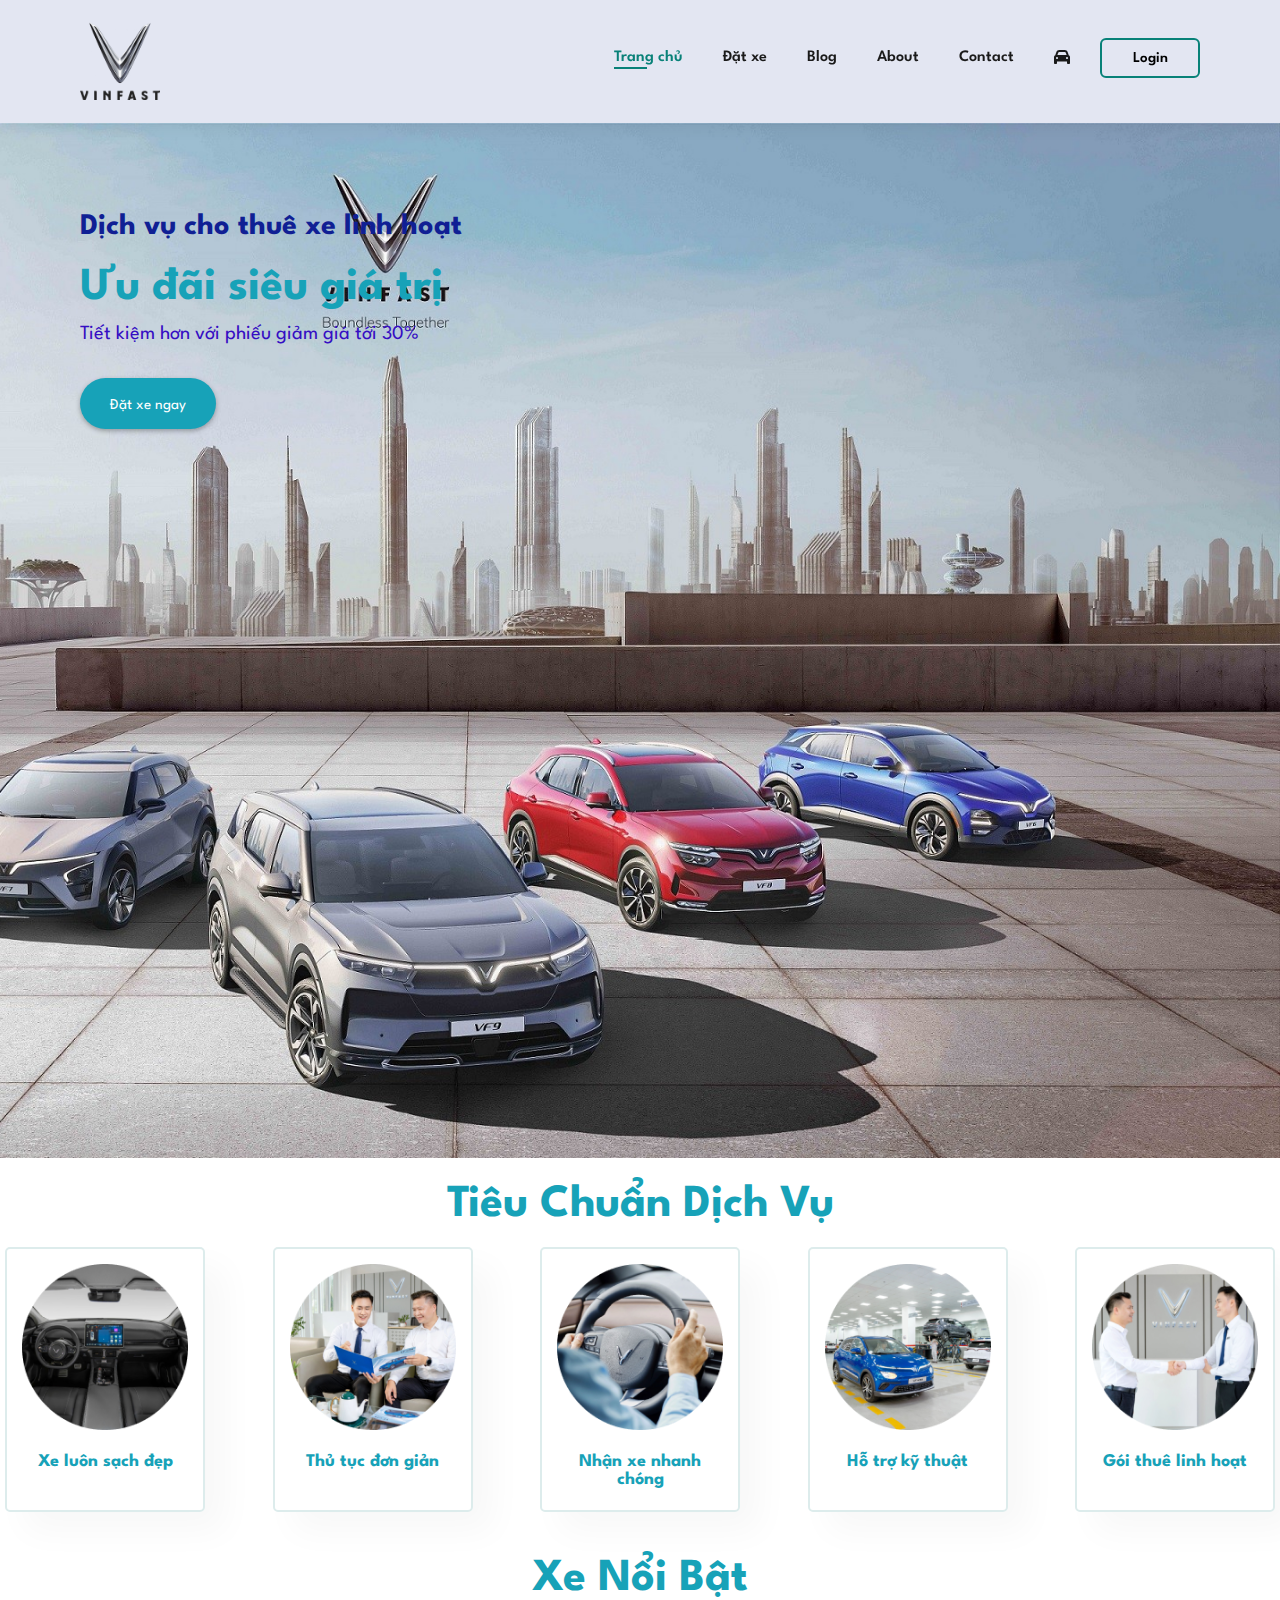
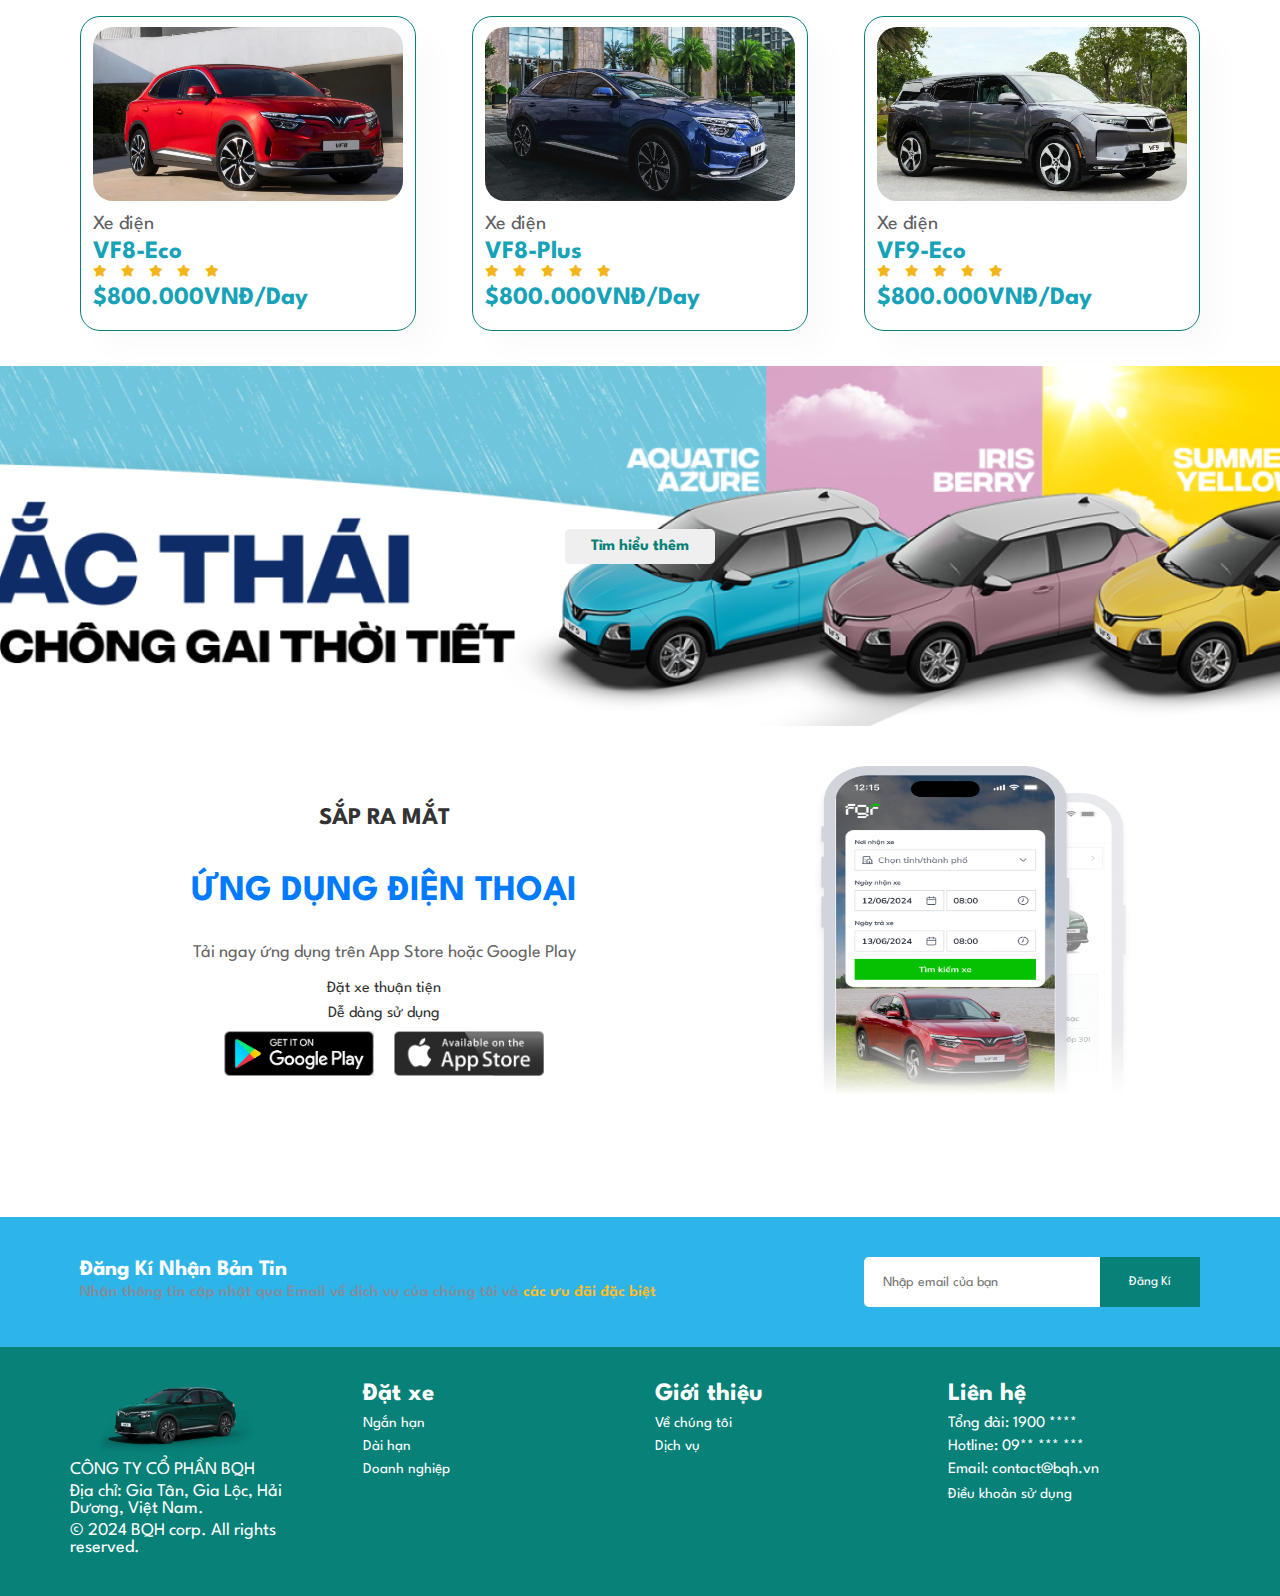
<file: FE_ThueXeVin/index.html>
<!DOCTYPE html>
<html lang="en">

<head>
    <meta charset="UTF-8" />
    <meta name="viewport" content="width=device-width, initial-scale=1.0" />
    <link rel="stylesheet" href="https://cdnjs.cloudflare.com/ajax/libs/font-awesome/6.2.0/css/all.min.css" />
    <title>ThueXeVin</title>
    <link rel="stylesheet" href="style.css" />
</head>

<body>
    <!-- Header -->
    <section id="header">
        <a href="#"><img src="img/logovinfast.png" class="logo" /></a>
        <div>
            <ul id="navbar">
                <li><a class="active" href="index.html">Trang chủ</a></li>
                <li><a href="shop.html">Đặt xe</a></li>
                <li><a href="blog.html">Blog</a></li>
                <li><a href="about.html">About</a></li>
                <li><a href="contact.html">Contact</a></li>
                <li id="lg-bag"><a href="cart.html"><i class="fa-solid fa-car"></i></a></li>
                <a href="login.html"><button class="btnLogin-popup">Login</button></a>
            </ul>
        </div>
    </section>

    <!-- Home Page -->
    <section id="hero">
        <h4>Dịch vụ cho thuê xe linh hoạt</h4>
        <h2>Ưu đãi siêu giá trị</h2>
        <p>Tiết kiệm hơn với phiếu giảm giá tới 30%</p>
        <button><a style="text-decoration: none;" href="shop.html">Đặt xe ngay</a></button>

    </section>

    <!-- Feature -->
    <h2 style="color: #17a2b8; text-align: center; padding-top: 15px;">Tiêu Chuẩn Dịch Vụ</h2>
    <section id="feature" class="section-p1">
        <div class="fe-box">
            <img src="img/feature1.png">
            <h6>Xe luôn sạch đẹp</h6>
        </div>
        <div class="fe-box">
            <img src="img/feature2.png">
            <h6>Thủ tục đơn giản</h6>
        </div>
        <div class="fe-box">
            <img src="img/feature3.png">
            <h6>Nhận xe nhanh chóng</h6>
        </div>
        <div class="fe-box">
            <img src="img/feature4.png">
            <h6>Hỗ trợ kỹ thuật</h6>
        </div>
        <div class="fe-box">
            <img src="img/feature5.png">
            <h6>Gói thuê linh hoạt</h6>
        </div>
    </section>

    <!-- Product -->
    <section id="product1" class="section-p1">
        <h2 style="color: #17a2b8; text-align: center; padding-top: 15px;">Xe Nổi Bật</h2>
        <div class="pro-container">
            <div class="pro">
                <img src="img/vf8eco01.png" alt="">
                <div class="des">
                    <span>Xe điện</span>
                    <h4>VF8-Eco</h4>
                    <div class="star">
                        <i class="fas fa-star"></i>
                        <i class="fas fa-star"></i>
                        <i class="fas fa-star"></i>
                        <i class="fas fa-star"></i>
                        <i class="fas fa-star"></i>
                    </div>
                    <h4>$800.000VNĐ/Day</h4>
                </div>
            </div>
            <div class="pro">
                <img src="img/vf8plus01.png" alt="">
                <div class="des">
                    <span>Xe điện</span>
                    <h4>VF8-Plus</h4>
                    <div class="star">
                        <i class="fas fa-star"></i>
                        <i class="fas fa-star"></i>
                        <i class="fas fa-star"></i>
                        <i class="fas fa-star"></i>
                        <i class="fas fa-star"></i>
                    </div>
                    <h4>$800.000VNĐ/Day</h4>
                </div>
            </div>
            <div class="pro">
                <img src="img/vf9-eco-09.png" alt="">
                <div class="des">
                    <span>Xe điện</span>
                    <h4>VF9-Eco</h4>
                    <div class="star">
                        <i class="fas fa-star"></i>
                        <i class="fas fa-star"></i>
                        <i class="fas fa-star"></i>
                        <i class="fas fa-star"></i>
                        <i class="fas fa-star"></i>
                    </div>
                    <h4>$800.000VNĐ/Day</h4>
                </div>
            </div>
        </div>
    </section>

    <!-- Banner -->
    <section id="banner" class="section-m1">
        <button class="normal">Tìm hiểu thêm</button>
    </section>

    <!-- App Mobile -->
    <section id="App-Mobile">
        <div class="App">
            <div class="App-left">
                <h2>SẮP RA MẮT</h2>
                <h1>ỨNG DỤNG ĐIỆN THOẠI</h1>
                <p>Tải ngay ứng dụng trên App Store hoặc Google Play</p>
                <ul>
                    <li>Đặt xe thuận tiện</li>
                    <li>Dễ dàng sử dụng</li>
                </ul>
                <div class="app-stores">
                    <a href="#"><img src="img/GooglePlay.png" alt="Google Play"></a>
                    <a href="#"><img src="img/Apple-App-Store.png" alt="App Store"></a>
                </div>
            </div>
            <div class="App-right">
                <img src="img/app.png" alt="">
            </div>
        </div>
    </section>

    <!-- New Letter -->
    <section id="newsletter" class="section-p1 section-m1">
        <div class="newstext">
            <h4>Đăng Kí Nhận Bản Tin</h4>
            <p>Nhận thông tin cập nhật qua Email về dịch vụ của chúng tôi và <span>các ưu đãi đặc biệt</span></p>
        </div>
        <div class="form">
            <input type="text" placeholder="Nhập email của bạn">
            <button class="normal">Đăng Kí</button>

        </div>
    </section>

    <!-- Footer -->
    <section id="footer">
        <div class="container-footer">
            <div class="row">
                <div class="col-md-3">
                    <img src="img/footer.png" alt="Logo Vinfast">
                    <p>CÔNG TY CỔ PHẦN BQH</p>
                    <p>Địa chỉ: Gia Tân, Gia Lộc, Hải Dương, Việt Nam.</p>
                    <p>© 2024 BQH corp. All rights reserved.</p>
                </div>
                <div class="col-md-3">
                    <h3>Đặt xe</h3>
                    <ul>
                        <li><a href="#">Ngắn hạn</a></li>
                        <li><a href="#">Dài hạn</a></li>
                        <li><a href="#">Doanh nghiệp</a></li>
                    </ul>
                </div>
                <div class="col-md-3">
                    <h3>Giới thiệu</h3>
                    <ul>
                        <li><a href="#">Về chúng tôi</a></li>
                        <li><a href="#">Dịch vụ</a></li>
                    </ul>
                </div>
                <div class="col-md-3">
                    <h3>Liên hệ</h3>
                    <ul>
                        <li>Tổng đài: 1900 ****</li>
                        <li>Hotline: 09** *** ***</li>
                        <li>Email: contact@bqh.vn</li>
                    </ul>
                    <p><a href="#">Điều khoản sử dụng</a></p>
                </div>
            </div>
        </div>
    </section>

    <script src="script.js"></script>
</body>

</html>
</file>
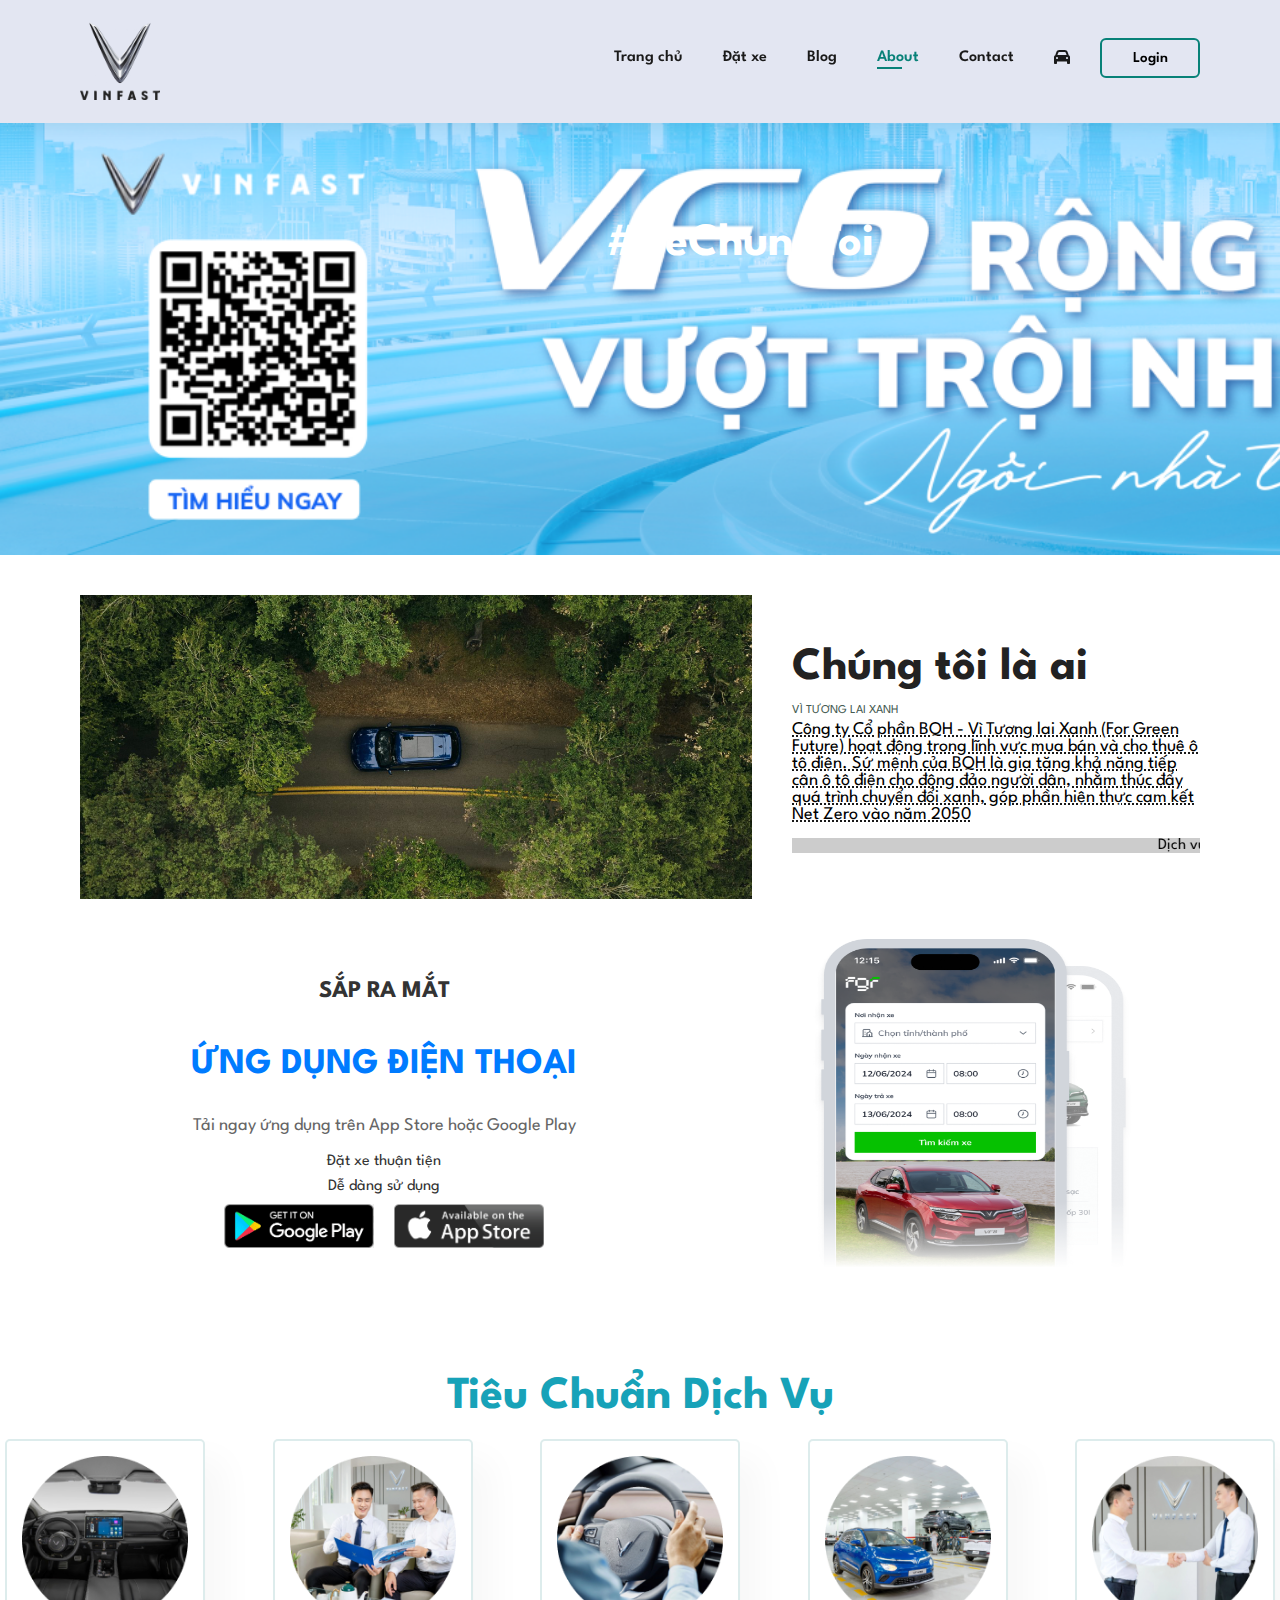
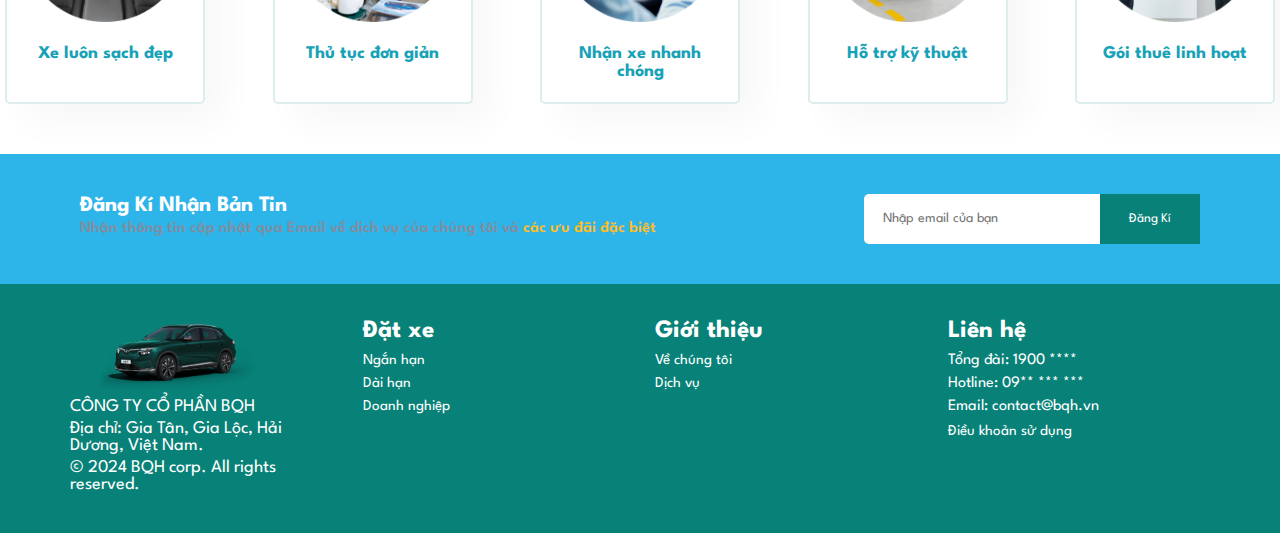
<file: FE_ThueXeVin/about.html>
<!DOCTYPE html>
<html lang="en">

<head>
    <meta charset="UTF-8" />
    <meta name="viewport" content="width=device-width, initial-scale=1.0" />
    <link rel="stylesheet" href="https://cdnjs.cloudflare.com/ajax/libs/font-awesome/6.2.0/css/all.min.css" />
    <title>ThueXeVin</title>
    <link rel="stylesheet" href="style.css" />
</head>

<body>
    <!-- Header -->
    <section id="header">
        <a href="#"><img src="img/logovinfast.png" class="logo" /></a>
        <div>
            <ul id="navbar">
                <li><a href="index.html">Trang chủ</a></li>
                <li><a href="shop.html">Đặt xe</a></li>
                <li><a href="blog.html">Blog</a></li>
                <li><a class="active" href="about.html">About</a></li>
                <li><a href="contact.html">Contact</a></li>
                <li id="lg-bag">
                    <a href="cart.html"><i class="fa-solid fa-car"></i></a>
                </li>
                <a href="login.html"><button class="btnLogin-popup">Login</button></a>
            </ul>
        </div>
    </section>

    <!-- Home Page -->
    <section id="page-header" class="about-header">
        <h2 style="color: #fff; margin-bottom: 180px; padding-left: 200px;">#VeChungToi</h2>
    </section>

    <!-- About Header -->
    <section id="about-head" class="section-p1">
        <img src="img/about-pc.jpg" alt="">
        <div>
            <h2>Chúng tôi là ai</h2>
            <p>VÌ TƯƠNG LAI XANH</p>
            <abbr title="">Công ty Cổ phần BQH - Vì Tương lai Xanh (For Green Future) hoạt động trong lĩnh vực
                mua bán và cho thuê ô tô điện. Sứ mệnh của BQH là gia tăng khả năng tiếp cận ô tô điện
                cho đông đảo người dân, nhằm thúc đẩy quá trình chuyển đổi xanh, góp phần hiện thực cam
                kết Net Zero vào năm 2050</abbr>
            <br><br>
            <marquee bgcolor="#ccc" loop="-1" scrollamount="5" with="100%">Dịch vụ cho thuê xe tự lái thuần điện có quy
                mô lớn nhất Việt Nam.</marquee>
        </div>
    </section>

    <!-- App Mobile -->
    <section id="App-Mobile">
        <div class="App">
            <div class="App-left">
                <h2>SẮP RA MẮT</h2>
                <h1>ỨNG DỤNG ĐIỆN THOẠI</h1>
                <p>Tải ngay ứng dụng trên App Store hoặc Google Play</p>
                <ul>
                    <li>Đặt xe thuận tiện</li>
                    <li>Dễ dàng sử dụng</li>
                </ul>
                <div class="app-stores">
                    <a href="#"><img src="img/GooglePlay.png" alt="Google Play" /></a>
                    <a href="#"><img src="img/Apple-App-Store.png" alt="App Store" /></a>
                </div>
            </div>
            <div class="App-right">
                <img src="img/app.png" alt="" />
            </div>
        </div>
    </section>

    <!-- Feature -->
    <h2 style="color: #17a2b8; text-align: center; padding-top: 15px;">Tiêu Chuẩn Dịch Vụ</h2>
    <section id="feature" class="section-p1">
        <div class="fe-box">
            <img src="img/feature1.png">
            <h6>Xe luôn sạch đẹp</h6>
        </div>
        <div class="fe-box">
            <img src="img/feature2.png">
            <h6>Thủ tục đơn giản</h6>
        </div>
        <div class="fe-box">
            <img src="img/feature3.png">
            <h6>Nhận xe nhanh chóng</h6>
        </div>
        <div class="fe-box">
            <img src="img/feature4.png">
            <h6>Hỗ trợ kỹ thuật</h6>
        </div>
        <div class="fe-box">
            <img src="img/feature5.png">
            <h6>Gói thuê linh hoạt</h6>
        </div>
    </section>

    <!-- New Letter -->
    <section id="newsletter" class="section-p1 section-m1">
        <div class="newstext">
            <h4>Đăng Kí Nhận Bản Tin</h4>
            <p>Nhận thông tin cập nhật qua Email về dịch vụ của chúng tôi và <span>các ưu đãi đặc biệt</span></p>
        </div>
        <div class="form">
            <input type="text" placeholder="Nhập email của bạn">
            <button class="normal">Đăng Kí</button>

        </div>
    </section>

    <!-- Footer -->
    <section id="footer">
        <div class="container-footer">
            <div class="row">
                <div class="col-md-3">
                    <img src="img/footer.png" alt="Logo Vinfast" />
                    <p>CÔNG TY CỔ PHẦN BQH</p>
                    <p>Địa chỉ: Gia Tân, Gia Lộc, Hải Dương, Việt Nam.</p>
                    <p>© 2024 BQH corp. All rights reserved.</p>
                </div>
                <div class="col-md-3">
                    <h3>Đặt xe</h3>
                    <ul>
                        <li><a href="#">Ngắn hạn</a></li>
                        <li><a href="#">Dài hạn</a></li>
                        <li><a href="#">Doanh nghiệp</a></li>
                    </ul>
                </div>
                <div class="col-md-3">
                    <h3>Giới thiệu</h3>
                    <ul>
                        <li><a href="#">Về chúng tôi</a></li>
                        <li><a href="#">Dịch vụ</a></li>
                    </ul>
                </div>
                <div class="col-md-3">
                    <h3>Liên hệ</h3>
                    <ul>
                        <li>Tổng đài: 1900 ****</li>
                        <li>Hotline: 09** *** ***</li>
                        <li>Email: contact@bqh.vn</li>
                    </ul>
                    <p><a href="#">Điều khoản sử dụng</a></p>
                </div>
            </div>
        </div>
    </section>

    <script src="script.js"></script>
</body>

</html>
</file>
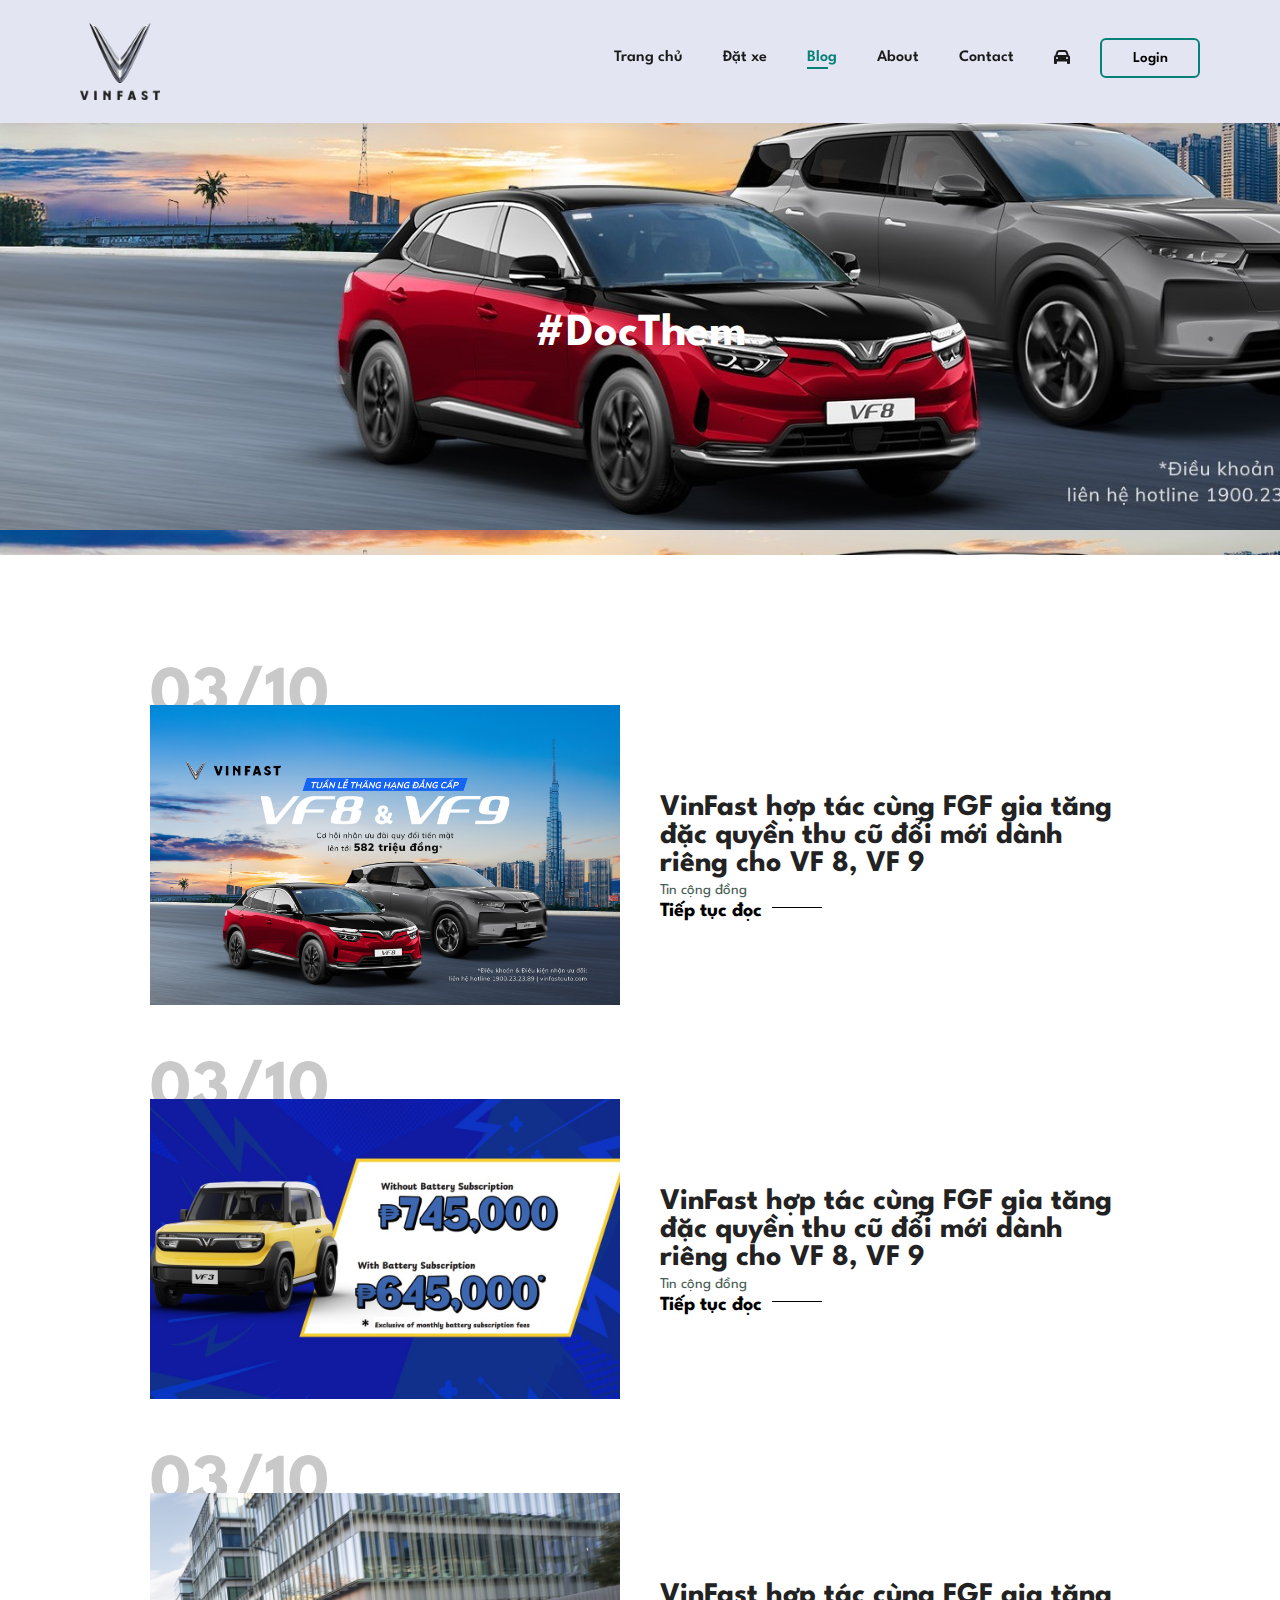
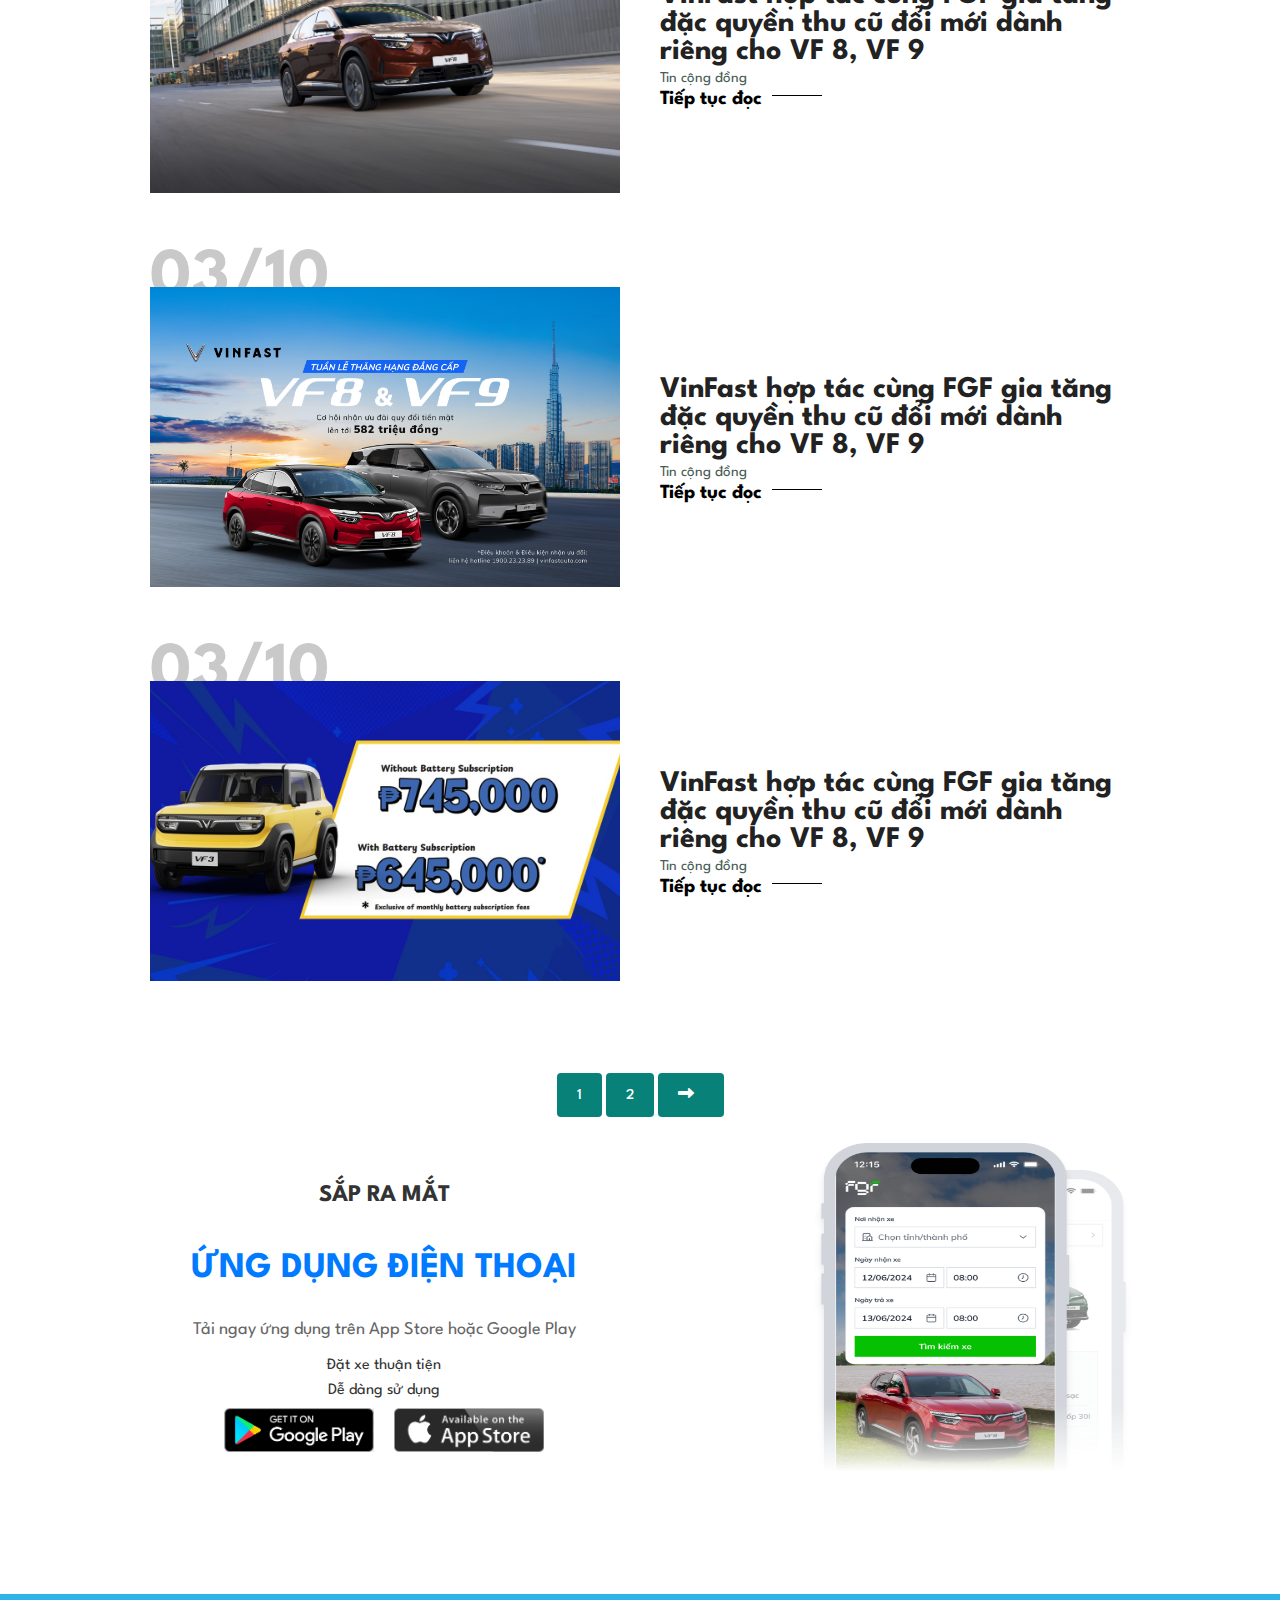
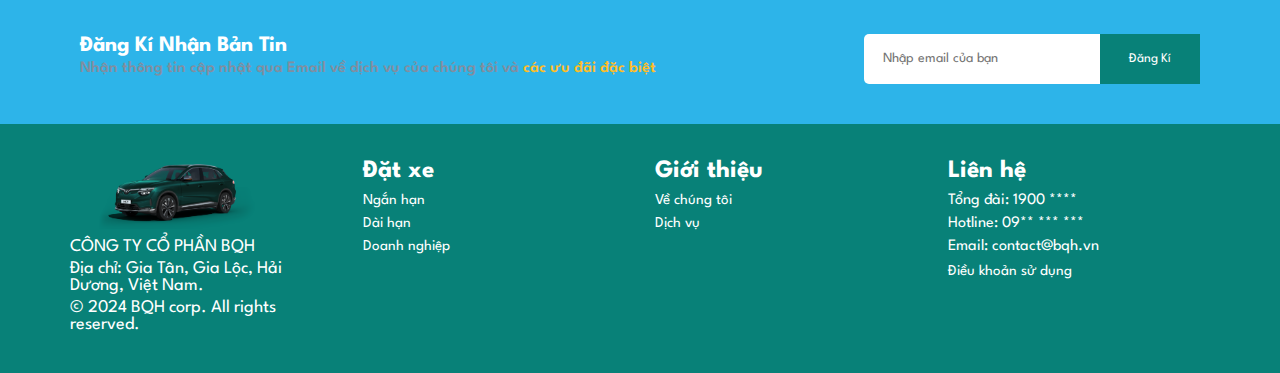
<file: FE_ThueXeVin/blog.html>
<!DOCTYPE html>
<html lang="en">

<head>
    <meta charset="UTF-8" />
    <meta name="viewport" content="width=device-width, initial-scale=1.0" />
    <link rel="stylesheet" href="https://cdnjs.cloudflare.com/ajax/libs/font-awesome/6.2.0/css/all.min.css" />
    <title>ThueXeVin</title>
    <link rel="stylesheet" href="style.css" />
</head>

<body>
    <!-- Header -->
    <section id="header">
        <a href="#"><img src="img/logovinfast.png" class="logo" /></a>
        <div>
            <ul id="navbar">
                <li><a href="index.html">Trang chủ</a></li>
                <li><a href="shop.html">Đặt xe</a></li>
                <li><a class="active" href="blog.html">Blog</a></li>
                <li><a href="about.html">About</a></li>
                <li><a href="contact.html">Contact</a></li>
                <li id="lg-bag">
                    <a href="cart.html"><i class="fa-solid fa-car"></i></a>
                </li>
                <a href="login.html"><button class="btnLogin-popup">Login</button></a>
            </ul>
        </div>
    </section>

    <!-- Home Page -->
    <section id="page-header" class="blog-header">
        <h2 style="color: #fff;">#DocThem</h2>
        <!-- <p style="padding-left: 0px;">Đọc tất cả về VinFast</p> -->
    </section>

    <!-- Blog Page -->
    <section id="blog">
        <div class="blog-box">
            <div class="blog-img">
                <img src="img/blog01.jpg" alt="">
            </div>
            <div class="blog-details">
                <h4>VinFast hợp tác cùng FGF gia tăng đặc quyền thu cũ đổi mới dành riêng cho VF 8, VF 9</h4>
                <p>Tin cộng đồng</p>
                <a href="#">Tiếp tục đọc</a>
            </div>
            <h1>03/10</h1>
        </div>
        <div class="blog-box">
            <div class="blog-img">
                <img src="img/blog02.jpg" alt="">
            </div>
            <div class="blog-details">
                <h4>VinFast hợp tác cùng FGF gia tăng đặc quyền thu cũ đổi mới dành riêng cho VF 8, VF 9</h4>
                <p>Tin cộng đồng</p>
                <a href="#">Tiếp tục đọc</a>
            </div>
            <h1>03/10</h1>
        </div>
        <div class="blog-box">
            <div class="blog-img">
                <img src="img/blog03.jpg" alt="">
            </div>
            <div class="blog-details">
                <h4>VinFast hợp tác cùng FGF gia tăng đặc quyền thu cũ đổi mới dành riêng cho VF 8, VF 9</h4>
                <p>Tin cộng đồng</p>
                <a href="#">Tiếp tục đọc</a>
            </div>
            <h1>03/10</h1>
        </div>
        <div class="blog-box">
            <div class="blog-img">
                <img src="img/blog01.jpg" alt="">
            </div>
            <div class="blog-details">
                <h4>VinFast hợp tác cùng FGF gia tăng đặc quyền thu cũ đổi mới dành riêng cho VF 8, VF 9</h4>
                <p>Tin cộng đồng</p>
                <a href="#">Tiếp tục đọc</a>
            </div>
            <h1>03/10</h1>
        </div>
        <div class="blog-box">
            <div class="blog-img">
                <img src="img/blog02.jpg" alt="">
            </div>
            <div class="blog-details">
                <h4>VinFast hợp tác cùng FGF gia tăng đặc quyền thu cũ đổi mới dành riêng cho VF 8, VF 9</h4>
                <p>Tin cộng đồng</p>
                <a href="#">Tiếp tục đọc</a>
            </div>
            <h1>03/10</h1>
        </div>
    </section>
    <!-- Phân trang -->
    <section id="pagination" class="section-p1">
        <a href="#">1</a>
        <a href="#">2</a>
        <a href="#"><i class="fa fa-long-arrow-alt-right"></i></a>
    </section>

    <!-- App Mobile -->
    <section id="App-Mobile">
        <div class="App">
            <div class="App-left">
                <h2>SẮP RA MẮT</h2>
                <h1>ỨNG DỤNG ĐIỆN THOẠI</h1>
                <p>Tải ngay ứng dụng trên App Store hoặc Google Play</p>
                <ul>
                    <li>Đặt xe thuận tiện</li>
                    <li>Dễ dàng sử dụng</li>
                </ul>
                <div class="app-stores">
                    <a href="#"><img src="img/GooglePlay.png" alt="Google Play" /></a>
                    <a href="#"><img src="img/Apple-App-Store.png" alt="App Store" /></a>
                </div>
            </div>
            <div class="App-right">
                <img src="img/app.png" alt="" />
            </div>
        </div>
    </section>

    <!-- New Letter -->
    <section id="newsletter" class="section-p1 section-m1">
        <div class="newstext">
            <h4>Đăng Kí Nhận Bản Tin</h4>
            <p>Nhận thông tin cập nhật qua Email về dịch vụ của chúng tôi và <span>các ưu đãi đặc biệt</span></p>
        </div>
        <div class="form">
            <input type="text" placeholder="Nhập email của bạn">
            <button class="normal">Đăng Kí</button>

        </div>
    </section>

    <!-- Footer -->
    <section id="footer">
        <div class="container-footer">
            <div class="row">
                <div class="col-md-3">
                    <img src="img/footer.png" alt="Logo Vinfast" />
                    <p>CÔNG TY CỔ PHẦN BQH</p>
                    <p>Địa chỉ: Gia Tân, Gia Lộc, Hải Dương, Việt Nam.</p>
                    <p>© 2024 BQH corp. All rights reserved.</p>
                </div>
                <div class="col-md-3">
                    <h3>Đặt xe</h3>
                    <ul>
                        <li><a href="#">Ngắn hạn</a></li>
                        <li><a href="#">Dài hạn</a></li>
                        <li><a href="#">Doanh nghiệp</a></li>
                    </ul>
                </div>
                <div class="col-md-3">
                    <h3>Giới thiệu</h3>
                    <ul>
                        <li><a href="#">Về chúng tôi</a></li>
                        <li><a href="#">Dịch vụ</a></li>
                    </ul>
                </div>
                <div class="col-md-3">
                    <h3>Liên hệ</h3>
                    <ul>
                        <li>Tổng đài: 1900 ****</li>
                        <li>Hotline: 09** *** ***</li>
                        <li>Email: contact@bqh.vn</li>
                    </ul>
                    <p><a href="#">Điều khoản sử dụng</a></p>
                </div>
            </div>
        </div>
    </section>

    <script src="script.js"></script>
</body>

</html>
</file>
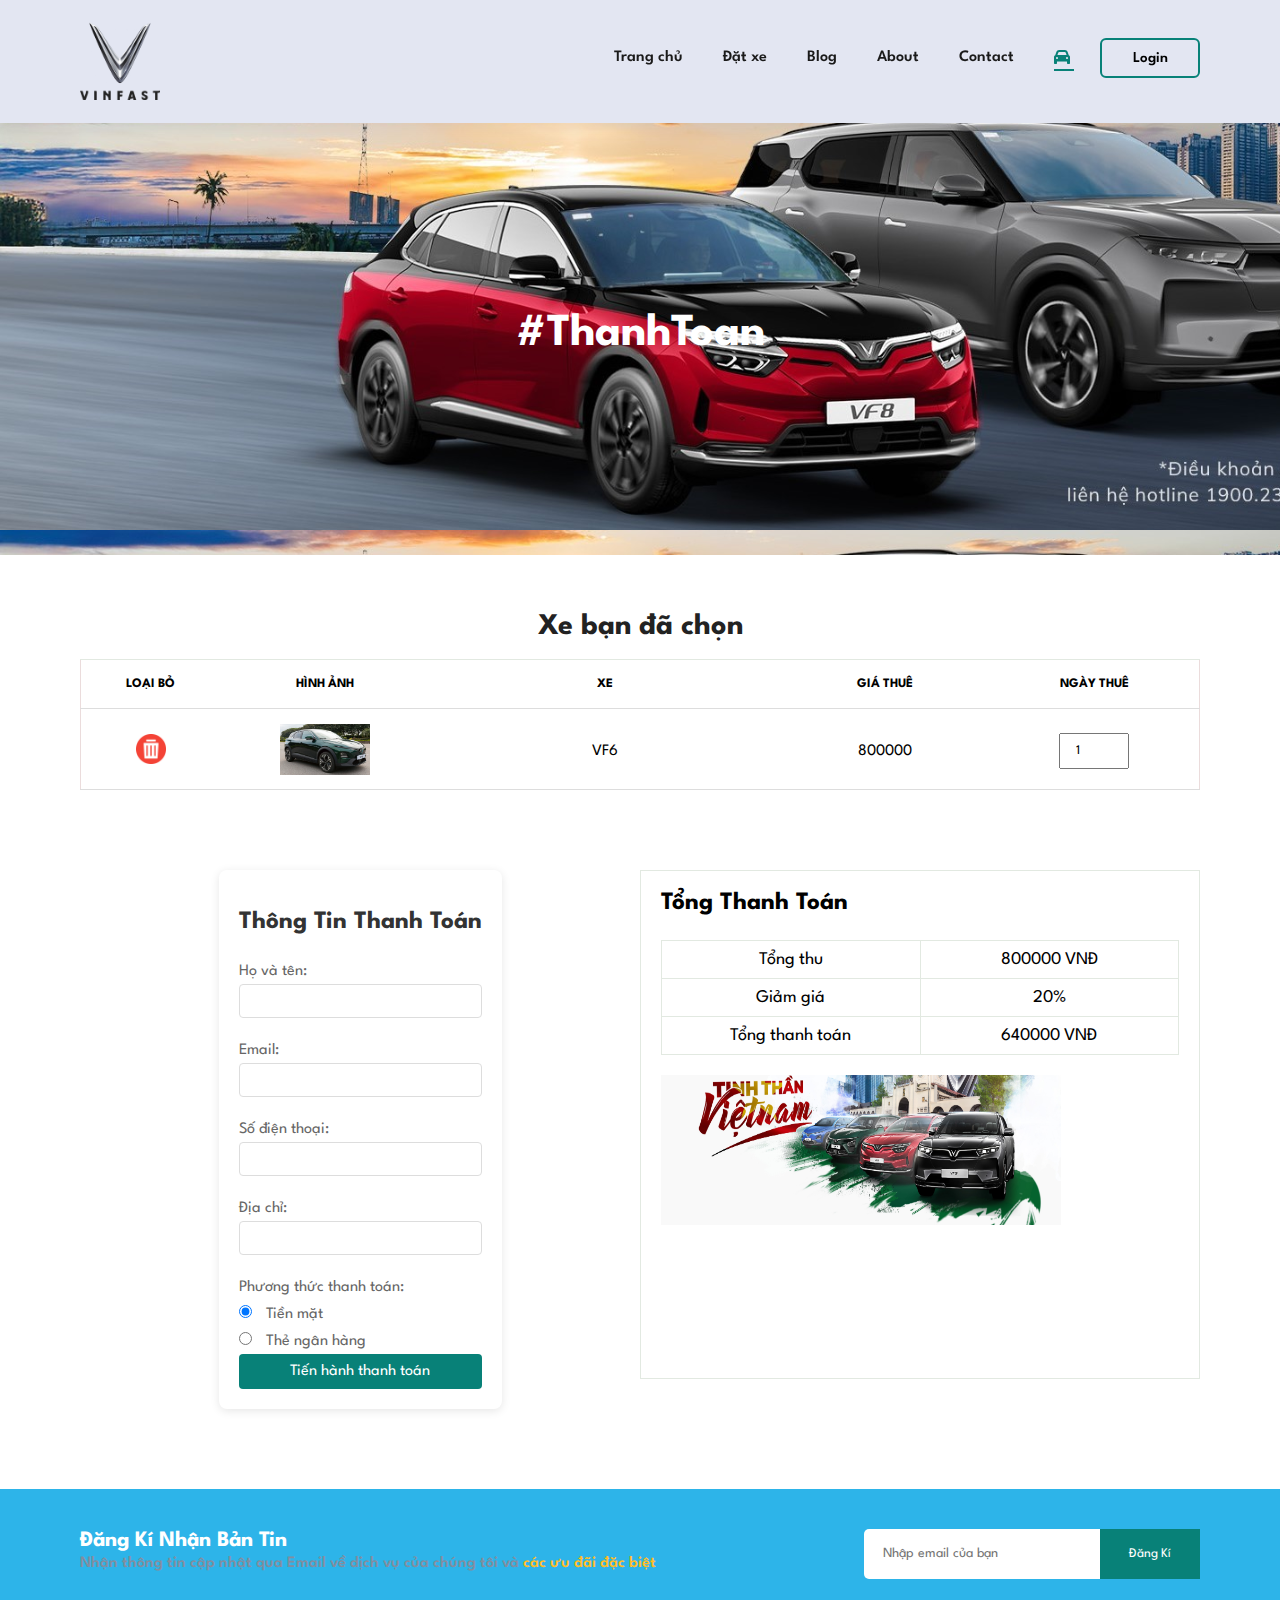
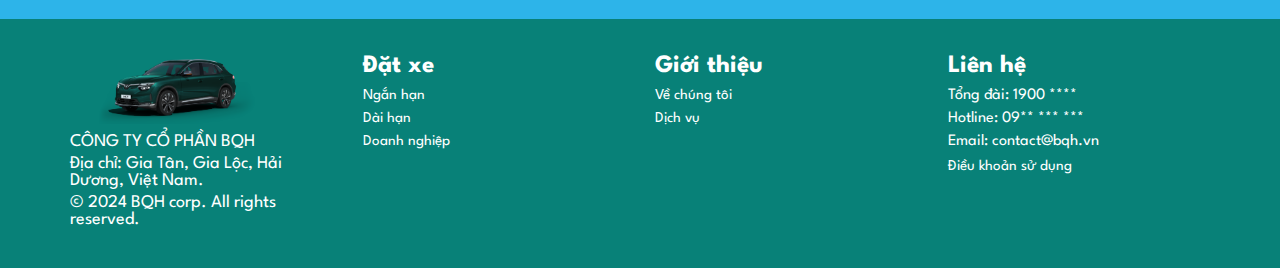
<file: FE_ThueXeVin/cart.html>
<!DOCTYPE html>
<html lang="en">

<head>
    <meta charset="UTF-8" />
    <meta name="viewport" content="width=device-width, initial-scale=1.0" />
    <link rel="stylesheet" href="https://cdnjs.cloudflare.com/ajax/libs/font-awesome/6.2.0/css/all.min.css" />
    <title>ThueXeVin</title>
    <link rel="stylesheet" href="style.css" />
</head>

<body>
    <!-- Header -->
    <section id="header">
        <a href="#"><img src="img/logovinfast.png" class="logo" /></a>
        <div>
            <ul id="navbar">
                <li><a href="index.html">Trang chủ</a></li>
                <li><a href="shop.html">Đặt xe</a></li>
                <li><a href="blog.html">Blog</a></li>
                <li><a href="about.html">About</a></li>
                <li><a href="contact.html">Contact</a></li>
                <li id="lg-bag">
                    <a class="active" href="cart.html"><i class="fa-solid fa-car"></i></a>
                </li>
                <a href="login.html"><button class="btnLogin-popup">Login</button></a>
            </ul>
        </div>
    </section>

    <!-- Home Page -->
    <section id="page-header">
        <h2 style="color: #fff; ">#ThanhToan</h2>
        <!-- <p style="padding-left: 30px;padding-bottom: 30px;">Tiết kiệm nhiều hơn với sạc pin free tới 01/07/2025</p> -->
    </section>

    <!-- Cart Page -->
    <section id="cart" class="section-p1">
        <h2 style="text-align: center; font-size: 30px;">Xe bạn đã chọn</h2>
        <table with="100%">
            <thead>
                <tr>
                    <td>Loại bỏ</td>
                    <td>Hình ảnh</td>
                    <td>Xe</td>
                    <td>Giá thuê</td>
                    <td>Ngày thuê</td>
                </tr>
            </thead>
            <tbody>
                <tr>
                    <td><a href="#"><img class="btn-delete" src="img/xoa.png" alt=""></a></td>
                    <td><img src="img/vf601.png" alt=""></td>
                    <td>VF6</td>
                    <td id="price">800000</td>
                    <td><input type="number" value="1" min="1" onchange="updateTotal(this)"></td>
                    <!-- <td id="total">800000VNĐ</td> -->
                </tr>
            </tbody>
        </table>
    </section>

    <!-- Cart Add -->
    <section id="cart-add" class="section-p1">
        <div class="payment-container">
            <h2>Thông Tin Thanh Toán</h2>
            <form>
                <label for="name">Họ và tên:</label>
                <input type="text" id="name" name="name" required>

                <label for="email">Email:</label>
                <input type="email" id="email" name="email" required>

                <label for="phone">Số điện thoại:</label>
                <input type="text" id="phone" name="phone" required>

                <label for="address">Địa chỉ:</label>
                <input type="text" id="address" name="address" required>

                <label>Phương thức thanh toán:</label>
                <label>
                    <input type="radio" name="payment-method" value="cash" checked onclick="toggleAccountInput()">
                    Tiền mặt
                </label>
                <label>
                    <input type="radio" name="payment-method" value="bank-card" onclick="toggleAccountInput()">
                    Thẻ ngân hàng
                </label>

                <div id="account-input" style="display:none;">
                    <label for="account-number">Số tài khoản:</label>
                    <input type="text" id="account-number" name="account-number" required>
                </div>

                <button type="submit">Tiến hành thanh toán</button>
            </form>
        </div>

        <script>
            function toggleAccountInput() {
                const accountInput = document.getElementById('account-input');
                const isBankCard = document.querySelector('input[name="payment-method"]:checked').value === 'bank-card';
                accountInput.style.display = isBankCard ? 'block' : 'none';
            }
        </script>
        <!-- <div id="coupon">
            <h3>Áp dụng phiếu giảm giá</h3>
            <div>
                <input type="text" placeholder="Nhập mã giảm giá">
                <button class="normal">Áp dụng mã</button>
            </div>
        </div> -->
        <div id="subtotal">
            <h3>Tổng Thanh Toán</h3>
            <table>
                <tr>
                    <td>Tổng thu</td>
                    <td id="total-revenue">800000 VNĐ</td>
                </tr>
                <tr>
                    <td>Giảm giá</td>
                    <td id="discount">20%</td>
                </tr>
                <tr>
                    <td>Tổng thanh toán</td>
                    <td id="total-payment">640000 VNĐ</td>
                </tr>
            </table>
            <img src="img/banner-05.jpg" alt="">
        </div>
    </section>

    <!-- New Letter -->
    <section id="newsletter" class="section-p1 section-m1">
        <div class="newstext">
            <h4>Đăng Kí Nhận Bản Tin</h4>
            <p>Nhận thông tin cập nhật qua Email về dịch vụ của chúng tôi và <span>các ưu đãi đặc biệt</span></p>
        </div>
        <div class="form">
            <input type="text" placeholder="Nhập email của bạn">
            <button class="normal">Đăng Kí</button>

        </div>
    </section>

    <!-- Footer -->
    <section id="footer">
        <div class="container-footer">
            <div class="row">
                <div class="col-md-3">
                    <img src="img/footer.png" alt="Logo Vinfast" />
                    <p>CÔNG TY CỔ PHẦN BQH</p>
                    <p>Địa chỉ: Gia Tân, Gia Lộc, Hải Dương, Việt Nam.</p>
                    <p>© 2024 BQH corp. All rights reserved.</p>
                </div>
                <div class="col-md-3">
                    <h3>Đặt xe</h3>
                    <ul>
                        <li><a href="#">Ngắn hạn</a></li>
                        <li><a href="#">Dài hạn</a></li>
                        <li><a href="#">Doanh nghiệp</a></li>
                    </ul>
                </div>
                <div class="col-md-3">
                    <h3>Giới thiệu</h3>
                    <ul>
                        <li><a href="#">Về chúng tôi</a></li>
                        <li><a href="#">Dịch vụ</a></li>
                    </ul>
                </div>
                <div class="col-md-3">
                    <h3>Liên hệ</h3>
                    <ul>
                        <li>Tổng đài: 1900 ****</li>
                        <li>Hotline: 09** *** ***</li>
                        <li>Email: contact@bqh.vn</li>
                    </ul>
                    <p><a href="#">Điều khoản sử dụng</a></p>
                </div>
            </div>
        </div>
    </section>

    <!-- <script>
        function updateTotal(input) {
            const price = parseInt(document.getElementById('price').innerText);
            const quantity = parseInt(input.value);
            const total = price * quantity;
            document.getElementById('total').innerText = total.toLocaleString('vi-VN') + ' VNĐ';
        }
    </script> -->
    <script>
        function updateTotal(input) {
            const price = parseInt(document.getElementById('price').innerText);
            const quantity = parseInt(input.value);
            const totalRevenue = price * quantity;
            const discountPercentage = 20; // 20%
            const discountAmount = (totalRevenue * discountPercentage) / 100;
            const totalPayment = totalRevenue - discountAmount;

            document.getElementById('total-revenue').innerText = totalRevenue.toLocaleString('vi-VN') + ' VNĐ';
            document.getElementById('total-payment').innerText = totalPayment.toLocaleString('vi-VN') + ' VNĐ';
        }
    </script>
    <script>
        const deleteButtons = document.querySelectorAll(".btn-delete");
        deleteButtons.forEach(button => {
            button.addEventListener("click", function () {
                const row = this.closest('tr');

                if (confirm("Bạn có chắc chắn muốn xóa dòng này không?")) {
                    row.parentNode.removeChild(row);
                }
            });
        });
    </script>
    <script src="script.js"></script>
</body>

</html>
</file>
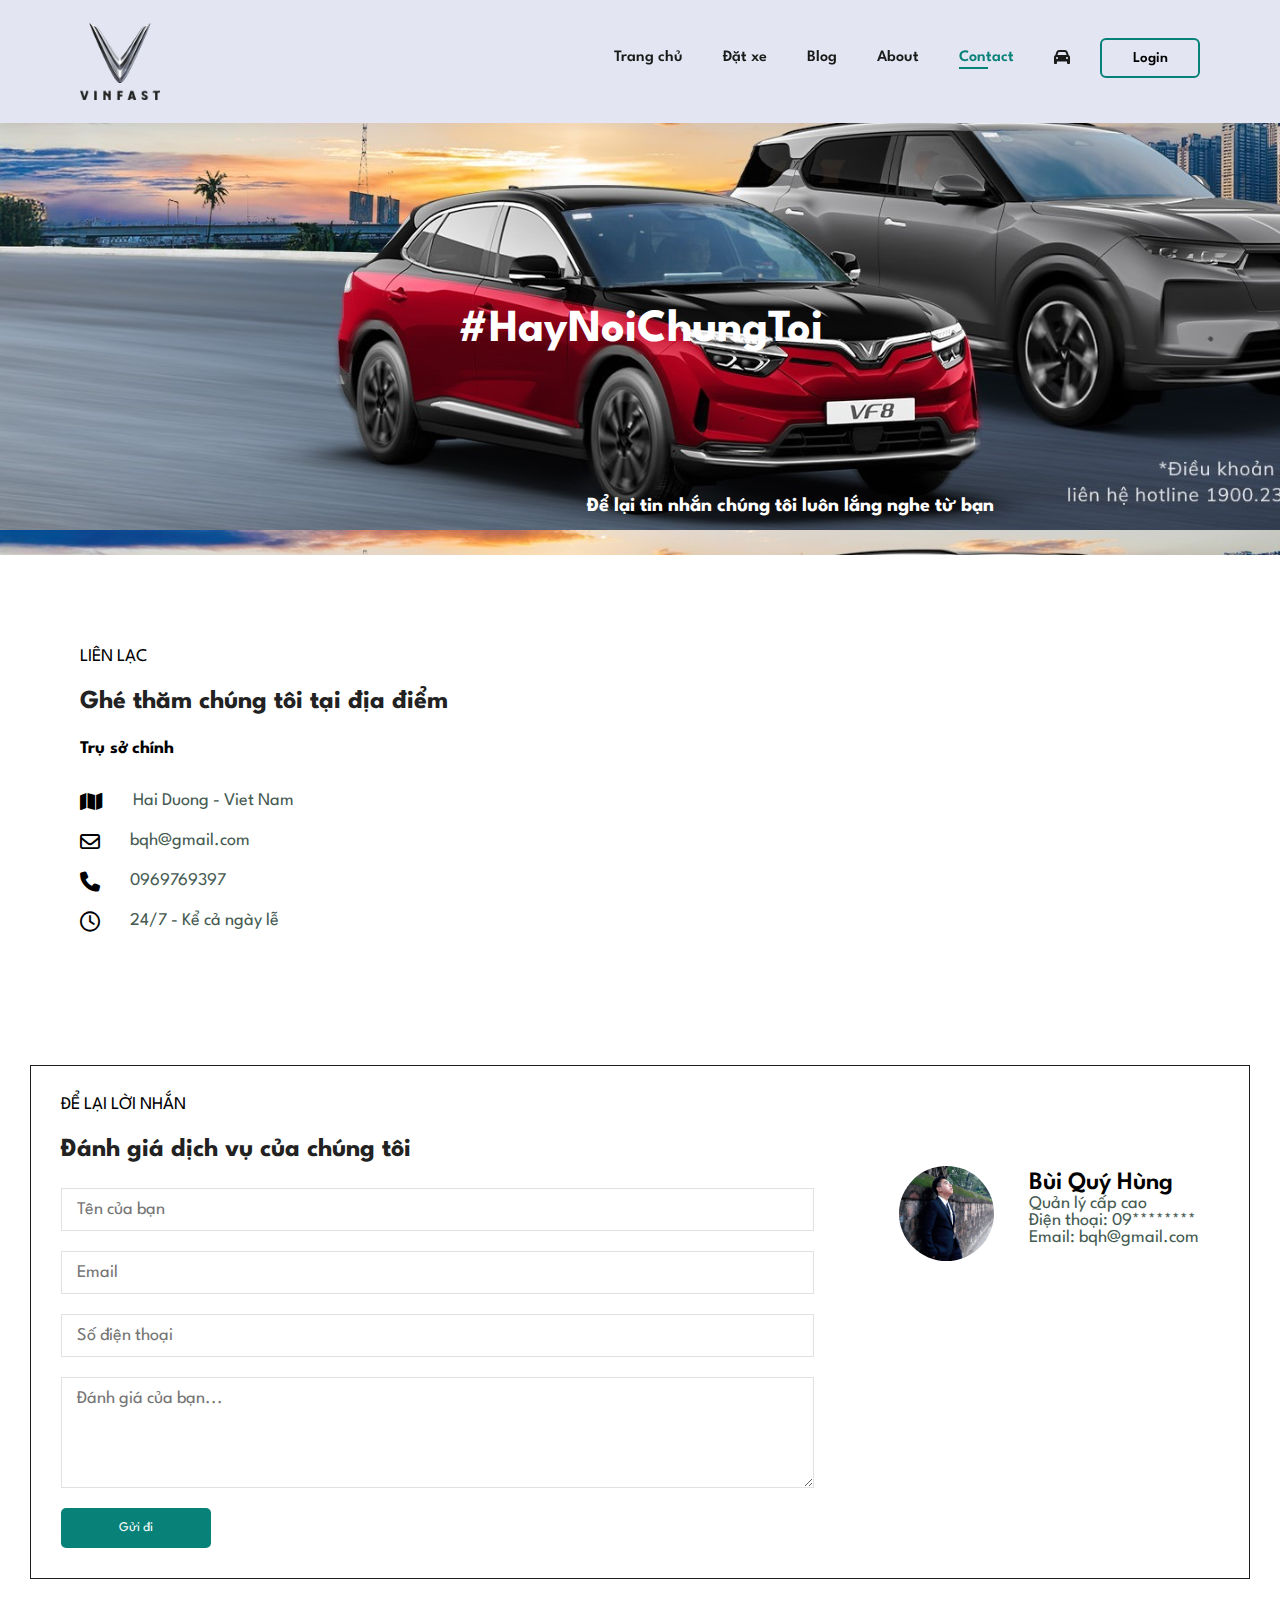
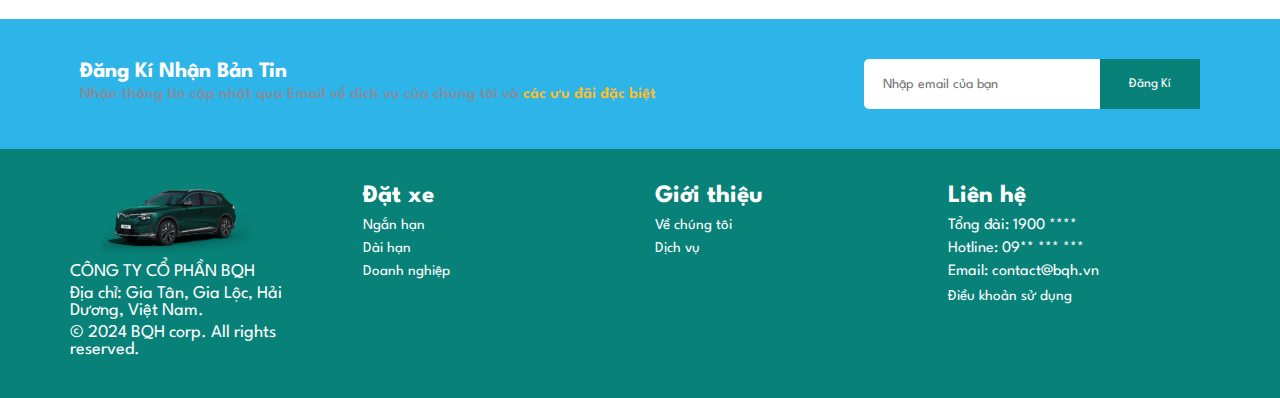
<file: FE_ThueXeVin/contact.html>
<!DOCTYPE html>
<html lang="en">

<head>
    <meta charset="UTF-8" />
    <meta name="viewport" content="width=device-width, initial-scale=1.0" />
    <link rel="stylesheet" href="https://cdnjs.cloudflare.com/ajax/libs/font-awesome/6.2.0/css/all.min.css" />
    <title>ThueXeVin</title>
    <link rel="stylesheet" href="style.css" />
</head>

<body>
    <!-- Header -->
    <section id="header">
        <a href="#"><img src="img/logovinfast.png" class="logo" /></a>
        <div>
            <ul id="navbar">
                <li><a href="index.html">Trang chủ</a></li>
                <li><a href="shop.html">Đặt xe</a></li>
                <li><a href="blog.html">Blog</a></li>
                <li><a href="about.html">About</a></li>
                <li><a class="active" href="contact.html">Contact</a></li>
                <li id="lg-bag"><a href="cart.html"><i class="fa-solid fa-car"></i></a></li>
                <a href="login.html"><button class="btnLogin-popup">Login</button></a>
            </ul>
        </div>
    </section>

    <!-- Home Page -->
    <section id="page-header" class="contact-header">
        <h2 style="padding-top: 150px; color: #fff;">#HayNoiChungToi</h2>
        <p>Để lại tin nhắn chúng tôi luôn lắng nghe từ bạn</p>
    </section>

    <!-- Contact Page -->
    <section id="contact-details" class="section-p1">
        <div class="details">
            <span>LIÊN LẠC</span>
            <h2>Ghé thăm chúng tôi tại địa điểm</h2>
            <h3>Trụ sở chính</h3>
            <div>
                <li>
                    <i class="fa-solid fa-map"></i>
                    <p>Hai Duong - Viet Nam</p>
                </li>
                <li>
                    <i class="fa-regular fa-envelope"></i>
                    <p>bqh@gmail.com</p>
                </li>
                <li>
                    <i class="fa-solid fa-phone"></i>
                    <p>0969769397</p>
                </li>
                <li>
                    <i class="far fa-clock"></i>
                    <p>24/7 - Kể cả ngày lễ</p>
                </li>
            </div>
        </div>

        <div class="map">
            <iframe
                src="https://www.google.com/maps/embed?pb=!1m18!1m12!1m3!1d119241.32274637124!2d106.24202461955304!3d20.940812370091898!2m3!1f0!2f0!3f0!3m2!1i1024!2i768!4f13.1!3m3!1m2!1s0x31359b46ef2fba69%3A0x2c3c5975d0eceb2e!2zSOG6o2kgRMawxqFuZywgVmnhu4d0IE5hbQ!5e0!3m2!1svi!2s!4v1727944987944!5m2!1svi!2s"
                width="600" height="450" style="border:0;" allowfullscreen="" loading="lazy"
                referrerpolicy="no-referrer-when-downgrade"></iframe>
        </div>
    </section>

    <!-- Form Details -->
    <section id="form-details">
        <form action="">
            <span>ĐỂ LẠI LỜI NHẮN</span>
            <h2>Đánh giá dịch vụ của chúng tôi</h2>
            <input type="text" placeholder="Tên của bạn">
            <input type="text" placeholder="Email">
            <input type="text" placeholder="Số điện thoại">
            <textarea name="" id="" cols="30" rows="5" placeholder="Đánh giá của bạn..."></textarea>
            <button class="normal">Gửi đi</button>
        </form>
        <div class="people">
            <div>
                <img src="img/admin-bqh.jpg" alt="">
                <p><span>Bùi Quý Hùng</span>Quản lý cấp cao <br> Điện thoại: 09******** <br>Email: bqh@gmail.com</p>
            </div>
        </div>
    </section>

    <!-- New Letter -->
    <section id="newsletter" class="section-p1 section-m1">
        <div class="newstext">
            <h4>Đăng Kí Nhận Bản Tin</h4>
            <p>Nhận thông tin cập nhật qua Email về dịch vụ của chúng tôi và <span>các ưu đãi đặc biệt</span></p>
        </div>
        <div class="form">
            <input type="text" placeholder="Nhập email của bạn">
            <button class="normal">Đăng Kí</button>

        </div>
    </section>

    <!-- Footer -->
    <section id="footer">
        <div class="container-footer">
            <div class="row">
                <div class="col-md-3">
                    <img src="img/footer.png" alt="Logo Vinfast">
                    <p>CÔNG TY CỔ PHẦN BQH</p>
                    <p>Địa chỉ: Gia Tân, Gia Lộc, Hải Dương, Việt Nam.</p>
                    <p>© 2024 BQH corp. All rights reserved.</p>
                </div>
                <div class="col-md-3">
                    <h3>Đặt xe</h3>
                    <ul>
                        <li><a href="#">Ngắn hạn</a></li>
                        <li><a href="#">Dài hạn</a></li>
                        <li><a href="#">Doanh nghiệp</a></li>
                    </ul>
                </div>
                <div class="col-md-3">
                    <h3>Giới thiệu</h3>
                    <ul>
                        <li><a href="#">Về chúng tôi</a></li>
                        <li><a href="#">Dịch vụ</a></li>
                    </ul>
                </div>
                <div class="col-md-3">
                    <h3>Liên hệ</h3>
                    <ul>
                        <li>Tổng đài: 1900 ****</li>
                        <li>Hotline: 09** *** ***</li>
                        <li>Email: contact@bqh.vn</li>
                    </ul>
                    <p><a href="#">Điều khoản sử dụng</a></p>
                </div>
            </div>
        </div>
    </section>

    <script src="script.js"></script>
</body>

</html>
</file>
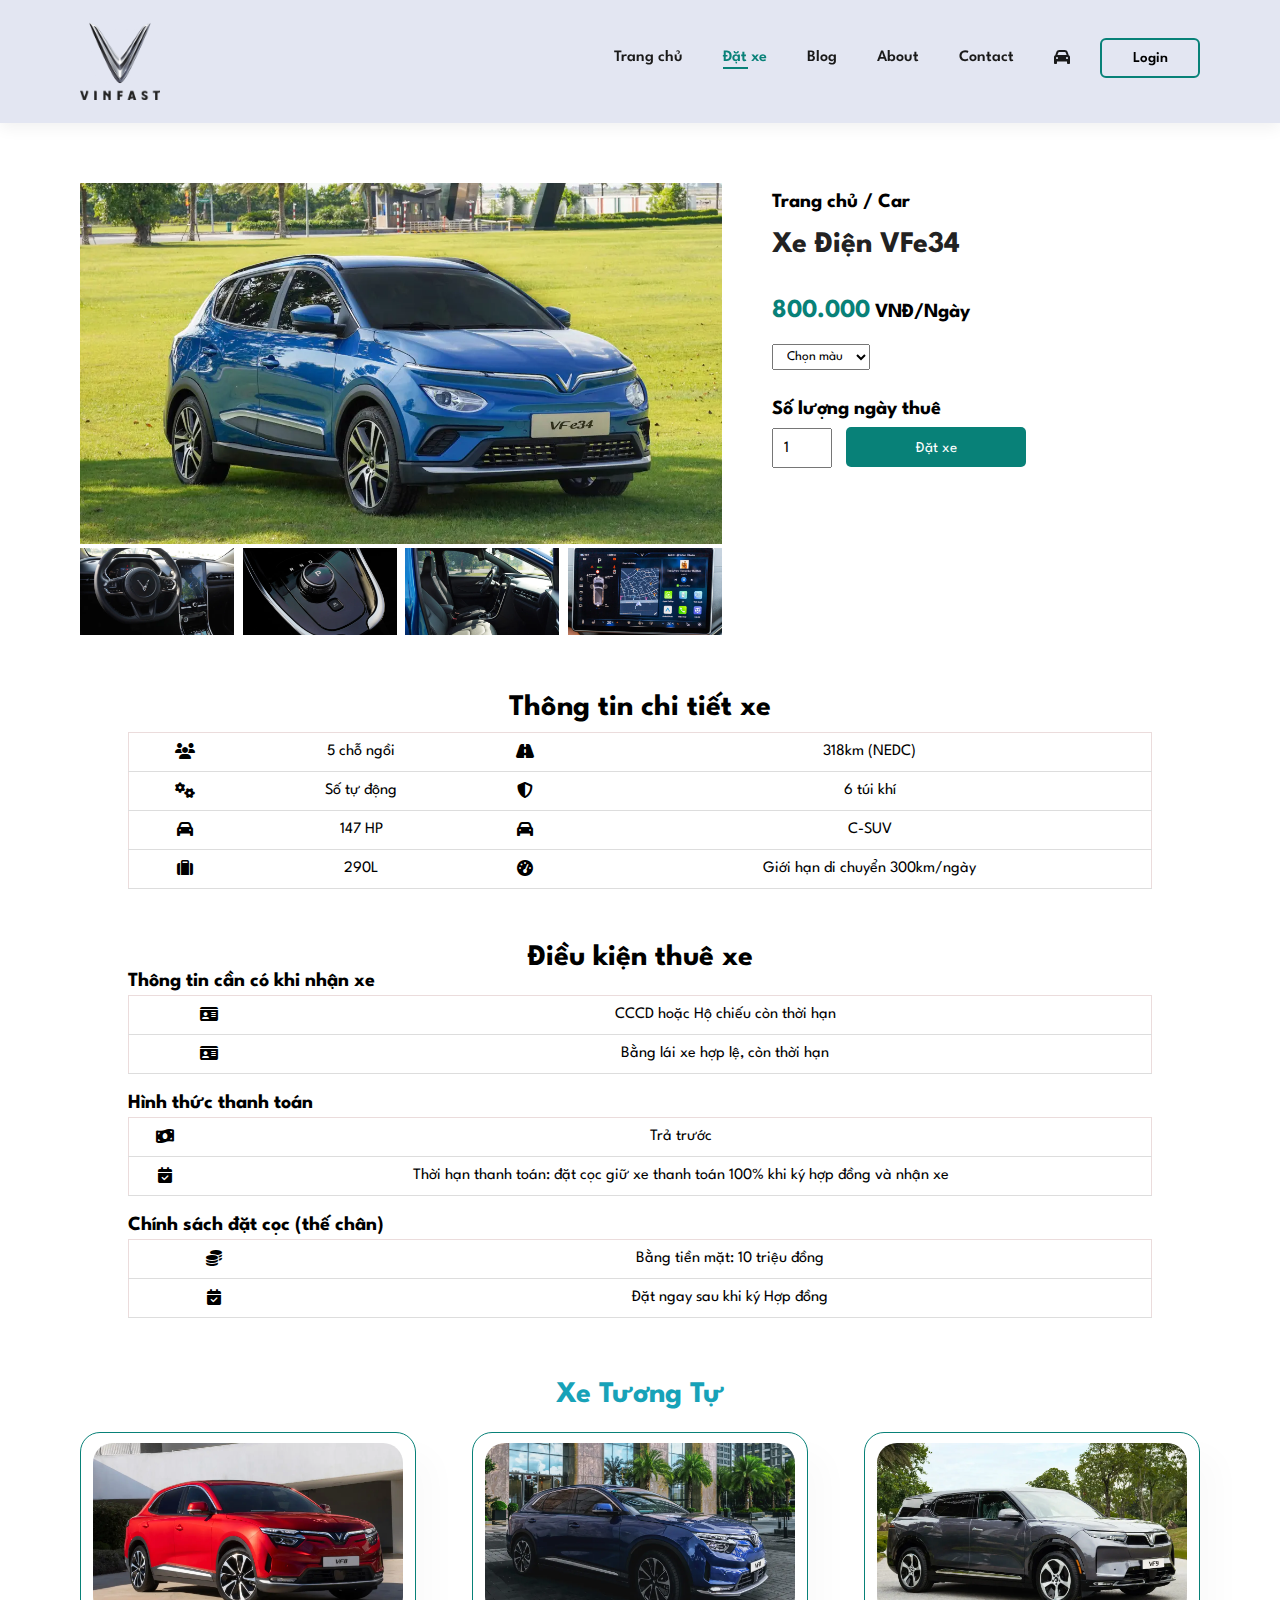
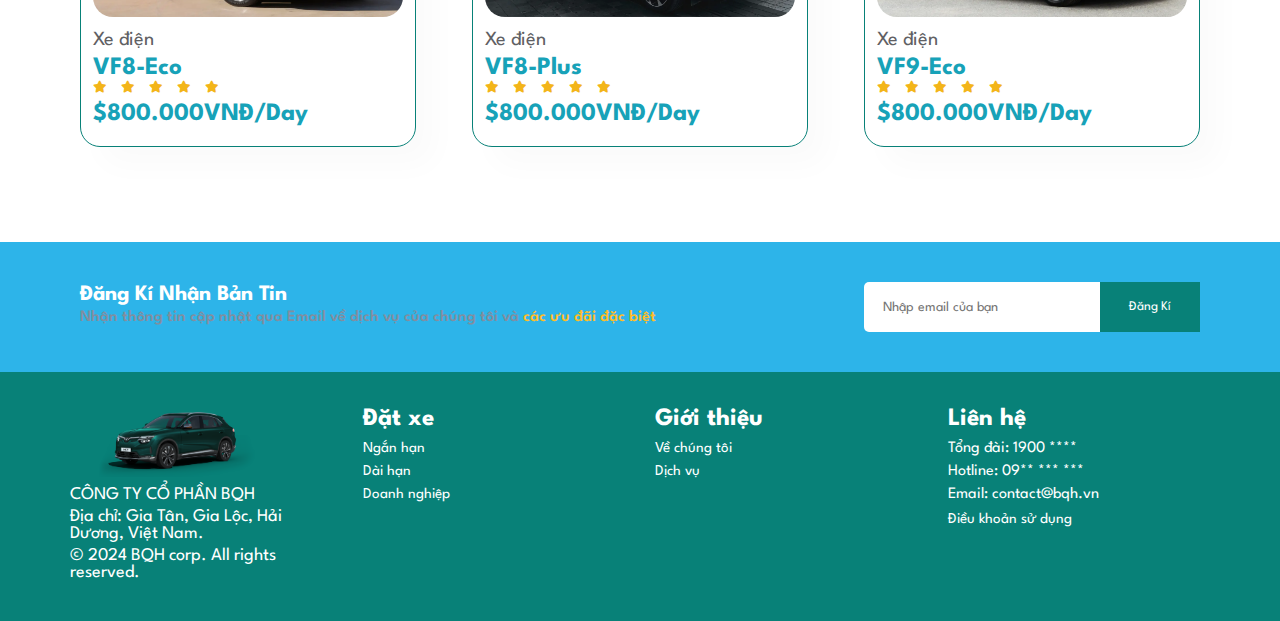
<file: FE_ThueXeVin/detail.html>
<!DOCTYPE html>
<html lang="en">

<head>
    <meta charset="UTF-8" />
    <meta name="viewport" content="width=device-width, initial-scale=1.0" />
    <link rel="stylesheet" href="https://cdnjs.cloudflare.com/ajax/libs/font-awesome/6.2.0/css/all.min.css" />
    <title>ThueXeVin</title>
    <link rel="stylesheet" href="style.css" />
</head>

<body>
    <!-- Header -->
    <section id="header">
        <a href="#"><img src="img/logovinfast.png" class="logo" /></a>
        <div>
            <ul id="navbar">
                <li><a href="index.html">Trang chủ</a></li>
                <li><a class="active" href="shop.html">Đặt xe</a></li>
                <li><a href="blog.html">Blog</a></li>
                <li><a href="about.html">About</a></li>
                <li><a href="contact.html">Contact</a></li>
                <li id="lg-bag">
                    <a href="cart.html"><i class="fa-solid fa-car"></i></a>
                </li>
                <a href="login.html"><button class="btnLogin-popup">Login</button></a>
            </ul>
        </div>
    </section>

    <!-- Product Detail -->
    <section id="prodetails" class="section-p1">
        <div class="single-pro-img">
            <img src="img/vfe3401.png" width="100%" id="MainImg">
            <div class="small-img-group">
                <div class="small-img-col">
                    <img src="img/vfe3402.png" width="100%" class="small-img">
                </div>
                <div class="small-img-col">
                    <img src="img/vfe3403.png" width="100%" class="small-img">
                </div>
                <div class="small-img-col">
                    <img src="img/vfe3404.png" width="100%" class="small-img">
                </div>
                <div class="small-img-col">
                    <img src="img/vfe3405.png" width="100%" class="small-img">
                </div>
            </div>
        </div>

        <div class="single-pro-details">
            <h5>Trang chủ / Car</h5>
            <h4>Xe Điện VFe34</h4>
            <h2>800.000<span>VNĐ/Ngày</span></h2>
            <select>
                <Option>Chọn màu</Option>
                <Option>Trắng</Option>
                <Option>Đen</Option>
                <Option>Đỏ</Option>
            </select>
            <h5>Số lượng ngày thuê</h5>
            <input type="number" value="1">
            <button class="normal"><a style="text-decoration: none;" href="cart.html">Đặt xe</a></button>
        </div>
    </section>

    <!-- Detail -->
    <h4 style="color: black; text-align: center; padding-top: 15px;margin-bottom: 10px; font-size: 30px;">Thông tin chi
        tiết xe</h4>
    <table>
        <tr>
            <td><i class="fas fa-users"></i></td>
            <td>5 chỗ ngồi</td>
            <td><i class="fas fa-road"></i></td>
            <td>318km (NEDC)</td>
        </tr>
        <tr>
            <td><i class="fas fa-cogs"></i></td>
            <td>Số tự động</td>
            <td><i class="fas fa-shield-alt"></i></td>
            <td>6 túi khí</td>
        </tr>
        <tr>
            <td><i class="fas fa-car"></i></td>
            <td>147 HP</td>
            <td><i class="fas fa-car"></i></td>
            <td>C-SUV</td>
        </tr>
        <tr>
            <td><i class="fas fa-suitcase"></i></td>
            <td>290L</td>
            <td><i class="fas fa-tachometer-alt"></i></td>
            <td>Giới hạn di chuyển 300km/ngày</td>
        </tr>
    </table>

    <div class="container-detail">
        <h4 style="color:black; text-align: center; margin-top: 55px; font-size: 30px;">Điều kiện thuê xe</h4>
        <div class="table-container">
            <table>
                <caption>Thông tin cần có khi nhận xe</caption>
                <tr>
                    <td><i class="fas fa-id-card"></i></td>
                    <td>CCCD hoặc Hộ chiếu còn thời hạn</td>
                </tr>
                <tr>
                    <td><i class="fas fa-drivers-license"></i></td>
                    <td>Bằng lái xe hợp lệ, còn thời hạn</td>
                </tr>
            </table>
        </div>
        <div class="table-container">
            <table>
                <caption>Hình thức thanh toán</caption>
                <tr>
                    <td><i class="fas fa-money-bill-wave"></i></td>
                    <td>Trả trước</td>
                </tr>
                <tr>
                    <td><i class="fas fa-calendar-check"></i></td>
                    <td>Thời hạn thanh toán: đặt cọc giữ xe thanh toán 100% khi ký hợp đồng và nhận xe</td>
                </tr>
            </table>
        </div>
        <div class="table-container">
            <table>
                <caption>Chính sách đặt cọc (thế chân)</caption>
                <tr>
                    <td><i class="fas fa-coins"></i></td>
                    <td>Bằng tiền mặt: 10 triệu đồng</td>
                </tr>
                <tr>
                    <td><i class="fas fa-calendar-check"></i></td>
                    <td>Đặt ngay sau khi ký Hợp đồng</td>
                </tr>
            </table>
        </div>
    </div>

    <!-- New Product -->
    <section id="product1" class="section-p1">
        <h2 style="color: #17a2b8; text-align: center; padding-top: 15px; font-size: 30px;">Xe Tương Tự</h2>
        <div class="pro-container">
            <div class="pro">
                <img src="img/vf8eco01.png" alt="">
                <div class="des">
                    <span>Xe điện</span>
                    <h4>VF8-Eco</h4>
                    <div class="star">
                        <i class="fas fa-star"></i>
                        <i class="fas fa-star"></i>
                        <i class="fas fa-star"></i>
                        <i class="fas fa-star"></i>
                        <i class="fas fa-star"></i>
                    </div>
                    <h4>$800.000VNĐ/Day</h4>
                </div>
            </div>
            <div class="pro">
                <img src="img/vf8plus01.png" alt="">
                <div class="des">
                    <span>Xe điện</span>
                    <h4>VF8-Plus</h4>
                    <div class="star">
                        <i class="fas fa-star"></i>
                        <i class="fas fa-star"></i>
                        <i class="fas fa-star"></i>
                        <i class="fas fa-star"></i>
                        <i class="fas fa-star"></i>
                    </div>
                    <h4>$800.000VNĐ/Day</h4>
                </div>
            </div>
            <div class="pro">
                <img src="img/vf9-eco-09.png" alt="">
                <div class="des">
                    <span>Xe điện</span>
                    <h4>VF9-Eco</h4>
                    <div class="star">
                        <i class="fas fa-star"></i>
                        <i class="fas fa-star"></i>
                        <i class="fas fa-star"></i>
                        <i class="fas fa-star"></i>
                        <i class="fas fa-star"></i>
                    </div>
                    <h4>$800.000VNĐ/Day</h4>
                </div>
            </div>
        </div>
    </section>

    <!-- New Letter -->
    <section id="newsletter" class="section-p1 section-m1">
        <div class="newstext">
            <h4>Đăng Kí Nhận Bản Tin</h4>
            <p>Nhận thông tin cập nhật qua Email về dịch vụ của chúng tôi và <span>các ưu đãi đặc biệt</span></p>
        </div>
        <div class="form">
            <input type="text" placeholder="Nhập email của bạn">
            <button class="normal">Đăng Kí</button>

        </div>
    </section>

    <!-- Footer -->
    <section id="footer">
        <div class="container-footer">
            <div class="row">
                <div class="col-md-3">
                    <img src="img/footer.png" alt="Logo Vinfast" />
                    <p>CÔNG TY CỔ PHẦN BQH</p>
                    <p>Địa chỉ: Gia Tân, Gia Lộc, Hải Dương, Việt Nam.</p>
                    <p>© 2024 BQH corp. All rights reserved.</p>
                </div>
                <div class="col-md-3">
                    <h3>Đặt xe</h3>
                    <ul>
                        <li><a href="#">Ngắn hạn</a></li>
                        <li><a href="#">Dài hạn</a></li>
                        <li><a href="#">Doanh nghiệp</a></li>
                    </ul>
                </div>
                <div class="col-md-3">
                    <h3>Giới thiệu</h3>
                    <ul>
                        <li><a href="#">Về chúng tôi</a></li>
                        <li><a href="#">Dịch vụ</a></li>
                    </ul>
                </div>
                <div class="col-md-3">
                    <h3>Liên hệ</h3>
                    <ul>
                        <li>Tổng đài: 1900 ****</li>
                        <li>Hotline: 09** *** ***</li>
                        <li>Email: contact@bqh.vn</li>
                    </ul>
                    <p><a href="#">Điều khoản sử dụng</a></p>
                </div>
            </div>
        </div>
    </section>

    <script>
        var MainImg = document.getElementById("MainImg");
        var smallimg = document.getElementsByClassName("small-img");

        smallimg[0].onclick = function () {
            MainImg.src = smallimg[0].src;
        }
        smallimg[1].onclick = function () {
            MainImg.src = smallimg[1].src;
        }
        smallimg[2].onclick = function () {
            MainImg.src = smallimg[2].src;
        }
        smallimg[3].onclick = function () {
            MainImg.src = smallimg[3].src;
        }
    </script>
    <script src="script.js"></script>
</body>

</html>
</file>
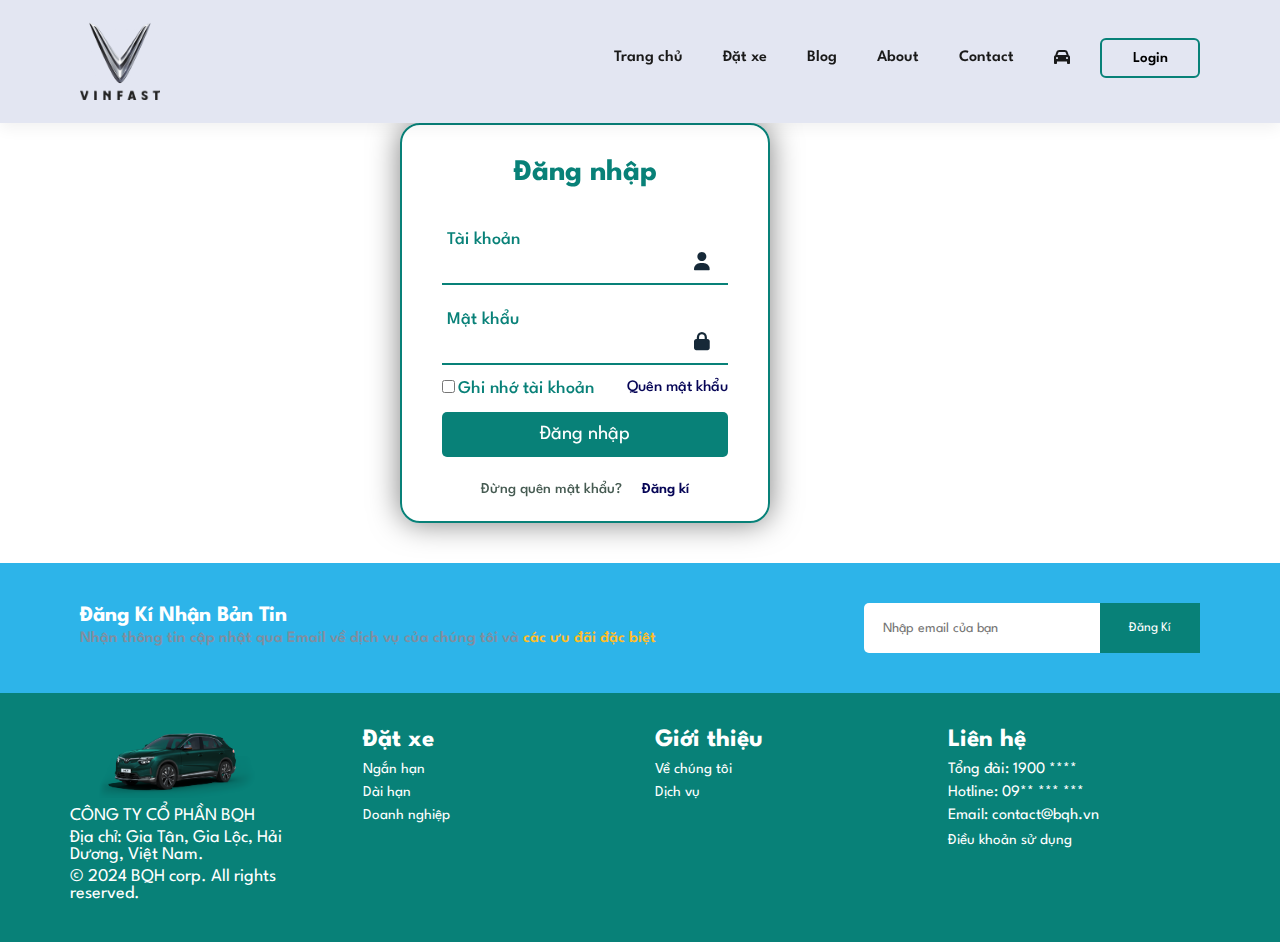
<file: FE_ThueXeVin/login.html>
<!DOCTYPE html>
<html lang="en">

<head>
    <meta charset="UTF-8" />
    <meta name="viewport" content="width=device-width, initial-scale=1.0" />
    <link rel="stylesheet" href="https://cdnjs.cloudflare.com/ajax/libs/font-awesome/6.2.0/css/all.min.css" />
    <title>ThueXeVin</title>
    <link rel="stylesheet" href="style.css" />
</head>

<body>
    <!-- Header -->
    <section id="header">
        <a href="#"><img src="img/logovinfast.png" class="logo" /></a>
        <div>
            <ul id="navbar">
                <li><a href="index.html">Trang chủ</a></li>
                <li><a href="shop.html">Đặt xe</a></li>
                <li><a href="blog.html">Blog</a></li>
                <li><a href="about.html">About</a></li>
                <li><a href="contact.html">Contact</a></li>
                <li id="lg-bag">
                    <a href="cart.html"><i class="fa-solid fa-car"></i></a>
                </li>
                <a class="active" href="login.html"><button class="btnLogin-popup">Login</button></a>
            </ul>
        </div>
    </section>

    <!-- Form Login -->
    <div class="wrapper">
        <div class="form-box login">
            <h2>Đăng nhập</h2>
            <form action="#">
                <div class="input-box">
                    <span class="icon"><i class="fa-solid fa-user"></i></span>
                    <input type="email" required>
                    <label>Tài khoản</label>
                </div>
                <div class="input-box">
                    <span class="icon"><i class="fa-solid fa-lock"></i></span>
                    <input type="password" required>
                    <label>Mật khẩu</label>
                </div>
                <div class="remember-forgot">
                    <label><input type="checkbox">Ghi nhớ tài khoản</label>
                    <a href="#">Quên mật khẩu</a>
                </div>
                <button type="submit" class="btn">Đăng nhập</button>
                <div class="login-register">
                    <p style="font-size: 15px;">Đừng quên mật khẩu?<a href="#" class="register-link">Đăng kí</a></p>
                </div>
            </form>
        </div>
        <div class="form-box register">
            <h2>Đăng kí</h2>
            <form action="#">
                <div class="input-box">
                    <span class="icon"><i class="fa-solid fa-user"></i></span>
                    <input type="email" required>
                    <label>Tài khoản</label>
                </div>
                <div class="input-box">
                    <span class="icon"><i class="fa-solid fa-lock"></i></span>
                    <input type="password" required>
                    <label>Mật khẩu</label>
                </div>
                <div class="input-box">
                    <span class="icon"><i class="fa-solid fa-lock"></i></span>
                    <input type="password" required>
                    <label>Nhập lại mật khẩu</label>
                </div>
                <div class="remember-forgot">
                    <label><input type="checkbox">Tôi đồng ý với các điều khoản</label>
                </div>
                <button type="submit" class="btn">Đăng kí</button>
                <div class="login-register">
                    <p style="font-size: 15px;">Đã có tài khoản<a href="#" class="login-link">Đăng nhập</a></p>
                </div>
            </form>
        </div>
    </div>

    <!-- New Letter -->
    <section id="newsletter" class="section-p1 section-m1">
        <div class="newstext">
            <h4>Đăng Kí Nhận Bản Tin</h4>
            <p>Nhận thông tin cập nhật qua Email về dịch vụ của chúng tôi và <span>các ưu đãi đặc biệt</span></p>
        </div>
        <div class="form">
            <input type="text" placeholder="Nhập email của bạn">
            <button class="normal">Đăng Kí</button>

        </div>
    </section>

    <!-- Footer -->
    <section id="footer">
        <div class="container-footer">
            <div class="row">
                <div class="col-md-3">
                    <img src="img/footer.png" alt="Logo Vinfast" />
                    <p>CÔNG TY CỔ PHẦN BQH</p>
                    <p>Địa chỉ: Gia Tân, Gia Lộc, Hải Dương, Việt Nam.</p>
                    <p>© 2024 BQH corp. All rights reserved.</p>
                </div>
                <div class="col-md-3">
                    <h3>Đặt xe</h3>
                    <ul>
                        <li><a href="#">Ngắn hạn</a></li>
                        <li><a href="#">Dài hạn</a></li>
                        <li><a href="#">Doanh nghiệp</a></li>
                    </ul>
                </div>
                <div class="col-md-3">
                    <h3>Giới thiệu</h3>
                    <ul>
                        <li><a href="#">Về chúng tôi</a></li>
                        <li><a href="#">Dịch vụ</a></li>
                    </ul>
                </div>
                <div class="col-md-3">
                    <h3>Liên hệ</h3>
                    <ul>
                        <li>Tổng đài: 1900 ****</li>
                        <li>Hotline: 09** *** ***</li>
                        <li>Email: contact@bqh.vn</li>
                    </ul>
                    <p><a href="#">Điều khoản sử dụng</a></p>
                </div>
            </div>
        </div>
    </section>

    <script src="script.js"></script>
</body>

</html>
</file>
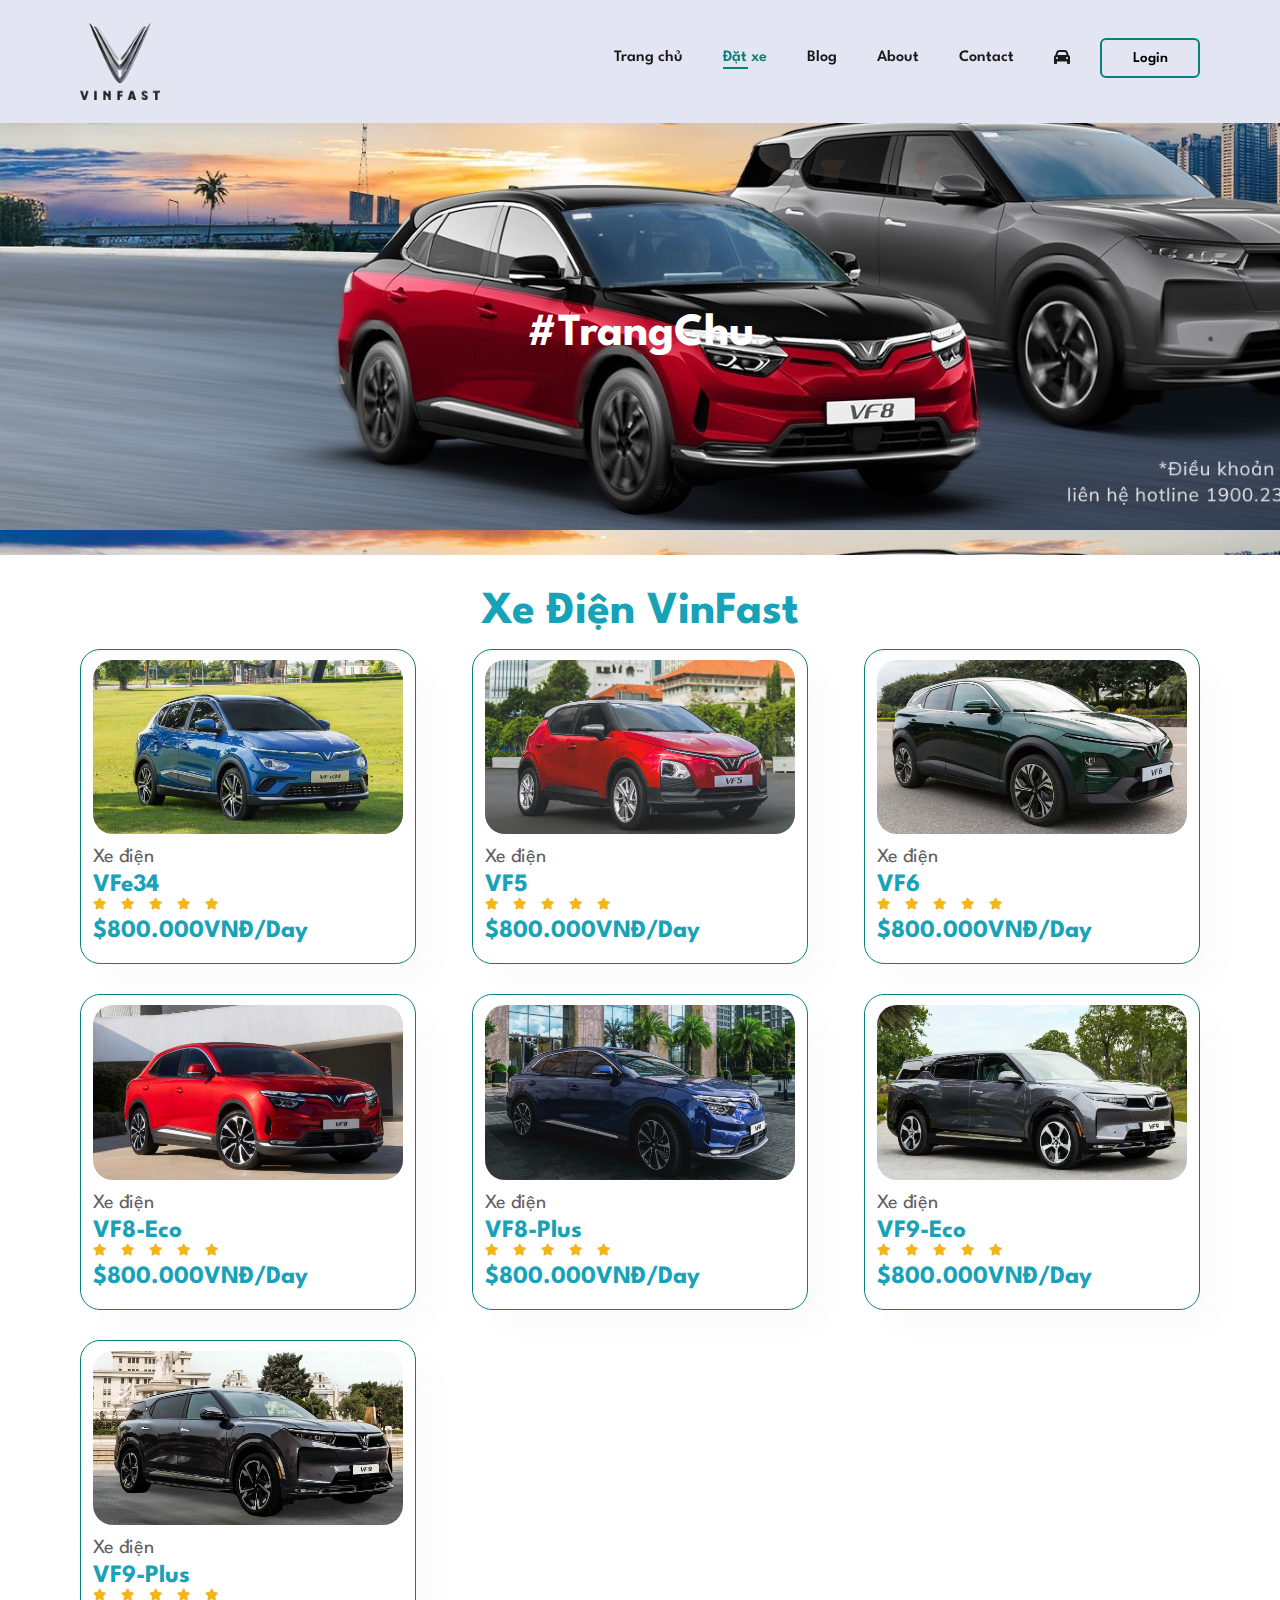
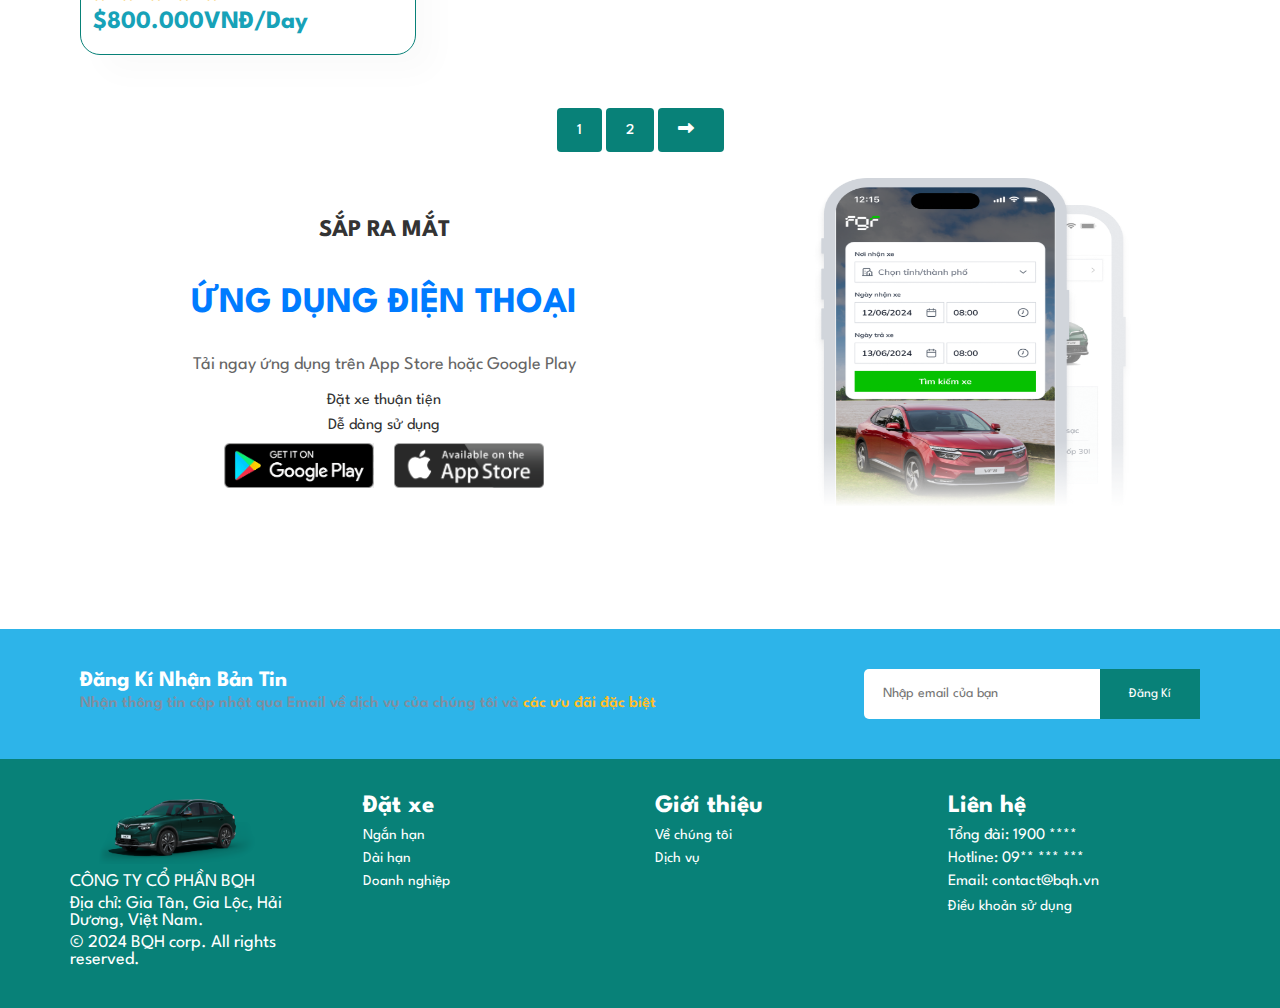
<file: FE_ThueXeVin/shop.html>
<!DOCTYPE html>
<html lang="en">

<head>
    <meta charset="UTF-8" />
    <meta name="viewport" content="width=device-width, initial-scale=1.0" />
    <link rel="stylesheet" href="https://cdnjs.cloudflare.com/ajax/libs/font-awesome/6.2.0/css/all.min.css" />
    <title>ThueXeVin</title>
    <link rel="stylesheet" href="style.css" />
</head>

<body>
    <!-- Header -->
    <section id="header">
        <a href="#"><img src="img/logovinfast.png" class="logo" /></a>
        <div>
            <ul id="navbar">
                <li><a href="index.html">Trang chủ</a></li>
                <li><a class="active" href="shop.html">Đặt xe</a></li>
                <li><a href="blog.html">Blog</a></li>
                <li><a href="about.html">About</a></li>
                <li><a href="contact.html">Contact</a></li>
                <li id="lg-bag">
                    <a href="cart.html"><i class="fa-solid fa-car"></i></a>
                </li>
                <a href="login.html"><button class="btnLogin-popup">Login</button></a>
            </ul>
        </div>
    </section>

    <!-- Home Page -->
    <section id="page-header">
        <h2 style="color: #fff;">#TrangChu</h2>
        <!-- <p>Tiết kiệm nhiều hơn với sạc pin free tới 01/07/2025</p> -->
    </section>

    <!-- Product -->
    <section id="product1" class="section-p1">
        <h2 style="color: #17a2b8; text-align: center; padding-top: 15px">
            Xe Điện VinFast
        </h2>
        <div class="pro-container">
            <div class="pro" onclick="window.location.href='detail.html'">
                <img src="img/vfe3401.png" alt="" />
                <div class="des">
                    <span>Xe điện</span>
                    <h4>VFe34</h4>
                    <div class="star">
                        <i class="fas fa-star"></i>
                        <i class="fas fa-star"></i>
                        <i class="fas fa-star"></i>
                        <i class="fas fa-star"></i>
                        <i class="fas fa-star"></i>
                    </div>
                    <h4>$800.000VNĐ/Day</h4>
                </div>
            </div>
            <div class="pro">
                <img src="img/vf501.png" alt="" />
                <div class="des">
                    <span>Xe điện</span>
                    <h4>VF5</h4>
                    <div class="star">
                        <i class="fas fa-star"></i>
                        <i class="fas fa-star"></i>
                        <i class="fas fa-star"></i>
                        <i class="fas fa-star"></i>
                        <i class="fas fa-star"></i>
                    </div>
                    <h4>$800.000VNĐ/Day</h4>
                </div>
            </div>
            <div class="pro">
                <img src="img/vf601.png" alt="" />
                <div class="des">
                    <span>Xe điện</span>
                    <h4>VF6</h4>
                    <div class="star">
                        <i class="fas fa-star"></i>
                        <i class="fas fa-star"></i>
                        <i class="fas fa-star"></i>
                        <i class="fas fa-star"></i>
                        <i class="fas fa-star"></i>
                    </div>
                    <h4>$800.000VNĐ/Day</h4>
                </div>
            </div>
            <div class="pro">
                <img src="img/vf8eco01.png" alt="" />
                <div class="des">
                    <span>Xe điện</span>
                    <h4>VF8-Eco</h4>
                    <div class="star">
                        <i class="fas fa-star"></i>
                        <i class="fas fa-star"></i>
                        <i class="fas fa-star"></i>
                        <i class="fas fa-star"></i>
                        <i class="fas fa-star"></i>
                    </div>
                    <h4>$800.000VNĐ/Day</h4>
                </div>
            </div>
            <div class="pro">
                <img src="img/vf8plus01.png" alt="" />
                <div class="des">
                    <span>Xe điện</span>
                    <h4>VF8-Plus</h4>
                    <div class="star">
                        <i class="fas fa-star"></i>
                        <i class="fas fa-star"></i>
                        <i class="fas fa-star"></i>
                        <i class="fas fa-star"></i>
                        <i class="fas fa-star"></i>
                    </div>
                    <h4>$800.000VNĐ/Day</h4>
                </div>
            </div>
            <div class="pro">
                <img src="img/vf9-eco-09.png" alt="" />
                <div class="des">
                    <span>Xe điện</span>
                    <h4>VF9-Eco</h4>
                    <div class="star">
                        <i class="fas fa-star"></i>
                        <i class="fas fa-star"></i>
                        <i class="fas fa-star"></i>
                        <i class="fas fa-star"></i>
                        <i class="fas fa-star"></i>
                    </div>
                    <h4>$800.000VNĐ/Day</h4>
                </div>
            </div>
            <div class="pro">
                <img src="img/vf9-plus-10.png" alt="" />
                <div class="des">
                    <span>Xe điện</span>
                    <h4>VF9-Plus</h4>
                    <div class="star">
                        <i class="fas fa-star"></i>
                        <i class="fas fa-star"></i>
                        <i class="fas fa-star"></i>
                        <i class="fas fa-star"></i>
                        <i class="fas fa-star"></i>
                    </div>
                    <h4>$800.000VNĐ/Day</h4>
                </div>
            </div>
        </div>
    </section>

    <!-- Phân trang -->
    <section id="pagination" class="section-p1">
        <a href="#">1</a>
        <a href="#">2</a>
        <a href="#"><i class="fa fa-long-arrow-alt-right"></i></a>
    </section>

    <!-- App Mobile -->
    <section id="App-Mobile">
        <div class="App">
            <div class="App-left">
                <h2>SẮP RA MẮT</h2>
                <h1>ỨNG DỤNG ĐIỆN THOẠI</h1>
                <p>Tải ngay ứng dụng trên App Store hoặc Google Play</p>
                <ul>
                    <li>Đặt xe thuận tiện</li>
                    <li>Dễ dàng sử dụng</li>
                </ul>
                <div class="app-stores">
                    <a href="#"><img src="img/GooglePlay.png" alt="Google Play" /></a>
                    <a href="#"><img src="img/Apple-App-Store.png" alt="App Store" /></a>
                </div>
            </div>
            <div class="App-right">
                <img src="img/app.png" alt="" />
            </div>
        </div>
    </section>

    <!-- New Letter -->
    <section id="newsletter" class="section-p1 section-m1">
        <div class="newstext">
            <h4>Đăng Kí Nhận Bản Tin</h4>
            <p>Nhận thông tin cập nhật qua Email về dịch vụ của chúng tôi và <span>các ưu đãi đặc biệt</span></p>
        </div>
        <div class="form">
            <input type="text" placeholder="Nhập email của bạn">
            <button class="normal">Đăng Kí</button>

        </div>
    </section>

    <!-- Footer -->
    <section id="footer">
        <div class="container-footer">
            <div class="row">
                <div class="col-md-3">
                    <img src="img/footer.png" alt="Logo Vinfast" />
                    <p>CÔNG TY CỔ PHẦN BQH</p>
                    <p>Địa chỉ: Gia Tân, Gia Lộc, Hải Dương, Việt Nam.</p>
                    <p>© 2024 BQH corp. All rights reserved.</p>
                </div>
                <div class="col-md-3">
                    <h3>Đặt xe</h3>
                    <ul>
                        <li><a href="#">Ngắn hạn</a></li>
                        <li><a href="#">Dài hạn</a></li>
                        <li><a href="#">Doanh nghiệp</a></li>
                    </ul>
                </div>
                <div class="col-md-3">
                    <h3>Giới thiệu</h3>
                    <ul>
                        <li><a href="#">Về chúng tôi</a></li>
                        <li><a href="#">Dịch vụ</a></li>
                    </ul>
                </div>
                <div class="col-md-3">
                    <h3>Liên hệ</h3>
                    <ul>
                        <li>Tổng đài: 1900 ****</li>
                        <li>Hotline: 09** *** ***</li>
                        <li>Email: contact@bqh.vn</li>
                    </ul>
                    <p><a href="#">Điều khoản sử dụng</a></p>
                </div>
            </div>
        </div>
    </section>

    <script src="script.js"></script>
</body>

</html>
</file>
<file: FE_ThueXeVin/style.css>
@import url('https://fonts.googleapis.com/css2?family=League+Spartan:wght@100..900&display=swap');
*{
    margin: 0;
    padding: 0;
    box-sizing: border-box;
    font-family: "League Spartan", system-ui;
}

h1 {
    font-size: 50px;
    line-height: 64px;
    color: #222;
}

h2 {
    font-size: 46px;
    line-height: 64px;
    color: #222;
}

h4 {
    font-size: 30px;
    color: #222;
}

h6 {
    font-weight: 700;
    font-size: 12px;
}

p {
    font-size: 12px;
    color: #465b52;
}

.section-p1 {
    padding: 40px 80px;
}

.section-m1 {
    margin: 40px 0;
}

button.nomarl {
    font-size: 14px;
    font-weight: 600;
    padding: 15px 30px;
    color: #000;
    background-color: #fff;
    border-radius: 4px;
    cursor: pointer;
    border: none;
    outline: none;
    transition: 0.2s;
}

body {
    width: 100%;
}

/* Header */
#header {
    display: flex;
    align-items: center;
    justify-content: space-between;
    padding: 20px 80px;
    background: #e3e6f2;
    box-shadow: 0 5px 15px  rgba(0, 0, 0, 0.06);
    z-index: 999;
    position: sticky;
    top: 0;
    left: 0;
}

#header img {
    width: 80px;
    height: 80px;
}

#header .btnLogin-popup {
    width: 100px;
    height: 40px;
    background-color: transparent;
    border: 2px solid #088178;
    font-size: 15px;
    font-weight: 600;
    border-radius: 6px;
    cursor: pointer;
    transition: 0.5s;
    margin-bottom: 7px;
}

#header .btnLogin-popup:hover {
    background-color: #088178;
    color: #fff;
}

#navbar {
    display: flex;
    align-items: center;
    justify-content: center;
}

#navbar li {
    list-style: none;
    padding: 0 20px;
    position: relative;
}

#navbar li a {
    text-decoration: none;
    font-size: 16px;
    font-weight: 600;
    color: #1a1a1a;
    transition: 0.3s ease;
}

#navbar li a:hover, 
#navbar li a.active {
    color: #088178;
}

#navbar li a.active::after,
#navbar li a:hover::after {
    content: "";
    width: 30%;
    background: #088178;
    height: 2px;
    position: absolute;
    bottom: -4px;
    left: 20px;
}

#hero {
    background-image: url("img/vinfast.jpg");
    height: 115vh;
    width: 100%;
    background-size: cover;
    background-position: top 25% right 0;
    padding: 0 80px;
    flex-direction: column;
    align-items: flex-start;
    justify-content: center;
    padding-top: 90px;
}

#hero h4 {
    padding-bottom: 15px;
    color: #101f94;
}

#hero h2 {
    color: #17a2b8;
}

#hero p {
    color: #350ec3;
    font-size: 20px;
}

#hero button {
    background-color: #17a2b8;
    color: white;
    font-size: 18px;
    padding: 15px 30px;
    border: none; 
    border-radius: 50px; 
    box-shadow: 0px 2px 5px rgba(0, 0, 0, 0.3);
    cursor: pointer;
    font-family: 'Montserrat', sans-serif;
    margin-top: 30px;
}
  
#hero button:hover {
    background-color: #118cb7;
    box-shadow: 0px 4px 8px rgba(0, 0, 0, 0.5);
}

#hero button:active {
    background-color: #116881; 
    box-shadow: inset 0px 2px 5px rgba(0, 0, 0, 0.3);
}

/*----------------------LOGIN-------------------------*/
.wrapper {
    position: relative;
    width: 370px;
    height: 400px;
    background-color: transparent;
    border: 2px solid #088178;
    border-radius: 20px;
    backdrop-filter: blur(20px);
    box-shadow: 0 0 30px rgba(0, 0, 0, .5);
    display: flex;
    justify-content: center;
    align-items: center;
    transition: height .2s ease;
    overflow: hidden;
    margin-left: 400px;
}

.wrapper.active {
    height: 520px;
}
.wrapper .form-box {
    width: 100%;
    padding: 40px;
}

.wrapper .form-box.login {
    transition: transform .18s ease;
    transform: translateX(0);
}

.wrapper.active .form-box.login {
    transition: none;
    transform: translateX(-400px);
}

.wrapper .form-box.register {
    position: absolute;
    transition: none;
    transform: translateX(400px);
}

.wrapper.active .form-box.register {
    transition: transform .18s ease;
    transform: translateX(0);
}

.form-box h2 {
    font-size: 30px;
    color: #088178;
    text-align: center;
}

.wrapper .icon-close {
    position: absolute;
    top: 5px;
    right: -8px;
    width: 45px;
    height: 45px;
    font-size: 30px;
}
.input-box {
    position: relative;
    width: 100%;
    height: 50px;
    border-bottom: 2px solid #088178;
    margin: 30px 0;
}

.input-box label {
    position: absolute;
    top: 10%;
    left: 5px;
    transform: translateY(-50%);
    font-size: 18px;
    color: #088178;
    font-weight: 500;
    pointer-events: none;
    transition: .5s;
}

.input-box input:focus~label,
.input-box input:valid~label {
    top: -5px;
}

.input-box input {
    width: 100%;
    height: 100%;
    background-color: transparent;
    border: none;
    outline: none;
    font-size: 16px;
    color: #162938;
    font-weight: 600;
    padding: 0 35px 0 5px;
}

.input-box .icon {
    position: absolute;
    right: 8px;
    font-size: 18px;
    color: #162938;
    line-height: 57px;
}

.remember-forgot {
    font-size: 18px;
    color: #088178;
    font-weight: 500;
    margin: -15px 0 15px;
    display: flex;
    justify-content: space-between;
}

.remember-forgot label input {
    accent-color: #088178;
    margin-right: 3px;

}
.remember-forgot a {
    color: #060556;
    font-size: 16px;
}

.btn {
    width: 100%;
    height: 45px;  
    background-color: #088178;
    border: none;
    outline: none;
    border-radius: 5px;
    font-size: 20px;
    color: #fff;
}

.login-register {
    font-size: 18px;
    text-align: center;
    font-weight: 500;
    margin: 25px 0 10px;
}

.login-register p a {
    color: #060556;
    padding-left: 20px;
    text-decoration: none;
    font-weight: 600;
}

.login-register p a:hover {
    text-decoration: underline;
}

/* Feature Tính năng */
#feature {
        display: flex;
        text-align: center;
        justify-content: space-between;
        flex-wrap: wrap;
        padding: 5px;
}

#feature .fe-box {
    width: 200px;
    text-align: center;
    padding: 15px 15px ;
    box-shadow: 20px 20px 34px rgba(0, 0, 0, 0.03);
    border: 2px solid #ddecec;
    border-radius: 5px;
    margin: 5px 0;
}

#feature .fe-box:hover {
    box-shadow: 10px 10px 54px rgba(70, 60, 220, 0.1);
}

#feature .fe-box img {
    width: 100%;
    margin-bottom: 10px;
}

#feature .fe-box h6 {
    display: inline-block;
    padding: 9px 8px 6px 8px;
    line-height: 1;
    border-radius: 5px;
    color: #17a2b8;
    font-size: 18px;
}

/* Product1 */
#product1 {
    text-align: center;
    margin-top: -30px;
}

#product1 .pro-container {
    display: flex;
    justify-content: space-between;
    padding-top: 20px;
    flex-wrap: wrap;
    margin-top: -30px;
}

#product1 .pro {
    width: 30%;
    min-width: 250px;
    padding: 10px 12px;
    border: 1px solid #088178;
    border-radius: 20px;
    cursor: pointer;
    box-shadow: 20px 20px 30px rgba(0, 0, 0, 0.02);
    margin: 15px 0;
    transition: 0.2s ease;
    position: relative;
}

#product1 .pro:hover {
    box-shadow: 20px 20px 30px rgba(0, 0, 0, 0.06);
}

#product1 .pro img {
    width: 100%;
    border-radius: 20px;
}

.pro-container .pro:hover {
    transform: scale(1.05);
    transition: all 0.5s ease;
}

.pro img {
    object-fit: contain;
}

#product1 .pro .des {
    text-align: start;
    padding: 10px 0;
}

#product1 .pro .des span {
    color: #606063;
    font-size: 20px;
}

#product1 .pro .des i {
    font-size: 12px;
    color: rgb(243, 181, 25);
}

#product1 .pro .des h4 {
    padding-top: 7px;
    font-size: 25px;
    font-weight: 700;
    color: #17a2b8;
}

/* Banner */
#banner {
    display: flex;
    flex-direction: column;
    justify-content: center;
    align-items: center;
    text-align: center;
    background-image: url("img/banner03.png");
    width: 100%;
    height: 40vh;
    background-size: cover;
    background-position: center;
    margin-top: -20px;
}

#banner h4 {
    color: #060556;
    font-size: 30px;
}

#banner h2 {
    color: #064349;
    font-size: 40px;
}

#banner h2 span {
    color: #ef3636;
}

#banner button {
    width: 150px;
    height: 35px;
    border: none;
    border-radius: 5px;
    font-size: 16px;
    font-weight: bold;
    color: #088178;
  
}

#banner button:hover {
    background-color: #088178;
    color: #fff;
}

/* App Mobile */
#App-Mobile{
    width: 100%;
    height: auto;
}
.App {
    width: 100%;
    height: 100%;
    display: flex;
}
.App-left {
    text-align: center;
    padding: 20px;
    background-color: #ffffff; 
    width: 60%;
    float: left;
}
  
.App-left h2 {
    font-size: 24px;
    color: #333;
    margin-bottom: 10px;
}
  
.App-left h1 {
    font-size: 36px;
    color: #007bff; 
    margin-bottom: 20px;
}
  
.App-left p {
    font-size: 18px;
    color: #666;
    margin-bottom: 20px;
}
  
.App-left ul {
    list-style: none;
    padding: 0;
    margin: 0;
}
  
.App-left li {
    font-size: 16px;
    color: #333;
    margin-bottom: 10px;
}
  
.app-stores {
    display: flex;
    justify-content: center;
}
  
.app-stores a {
    margin: 0 10px;
}
  
.app-stores img {
    width: 150px; 
}

.App-right {
    width: 40%;
    float: right;
}
 
.App-right img {
    width: 80%;
    height: 80%;
}


/* New Letter */
#newsletter {
    display: flex;
    justify-content: space-between;
    flex-wrap: wrap;
    align-items: center;
    background-color: #2db4e9;
    background-repeat: no-repeat;
    background-position: 20% 30%;
    margin-bottom: 0px;
}

#newsletter h4 {
    font-size: 22px;
    font-weight: 700;
    color: #fff;
}

#newsletter p {
    font-size: 16px;
    font-weight: 600;
    color: #818ea0;
}

#newsletter p span {
    color: #ffbd27;
}

#newsletter .form {
    display: flex;
    width: 30%;
}

#newsletter input {
    height: 3.125rem;
    padding: 0 1.25em;
    font-size: 14px;
    width: 100%;
    border: 1px solid transparent;
    border-radius: 5px;
    outline: none;
    border-top-right-radius: 0;
    border-bottom-right-radius: 0;
}

#newsletter button {
    background-color: #088178;
    color: #fff;
    border: none;
    width: 150px;
}

#newsletter button:hover {
    cursor: pointer;
    background-color: #05625c;
}

/* Footer */
#footer {
    background-color: #088178; 
    color: #fff; 
    padding: 20px 0; 
}

.container-footer {
    max-width: 1200px; 
    margin: 0 auto; 
    padding: 0 15px; 
}

.row {
    display: flex;
    flex-wrap: wrap; 
}

.col-md-3 {
    flex: 0 0 25%; 
    padding: 15px; 
}

.col-md-3 img {
    width: 200px;
    height: 70px;
    padding-left: 20px;
}

.col-md-3 p{
    font-size: 18px;
    color: #ffffff;
}

h3 {
    margin-bottom: 10px;
    font-size: 25px;
}

ul {
    list-style-type: none; 
    padding: 0;
}

ul li {
    margin-bottom: 8px; 
}

a {
    color: #fff;
    text-decoration: none; 
    font-size: 15px;
}

a:hover {
    text-decoration: underline; 
}

p {
    margin: 5px 0; 
}

/*----------SHOP PAGE-----------*/
#page-header {
    background-image: url("img/banner-05.jpg");
    width: 100%;
    height: 48vh;
    background-size: cover;
    display: flex;
    justify-content: center;
    text-align: center;
    flex-direction: column;
}

#page-header h2 {
    margin-top: -10px;
    color: #05433f;
}

#page-header p {
    color: #ffffff;
    font-size: 20px;
    padding-left: 300px;
    padding-top: 130px;
    font-weight: bold;
}

/* Phân trang*/
#pagination {
    text-align: center;
    padding-top: 10px;
}

#pagination a {
    text-decoration: none;
    background-color: #088178;
    padding: 15px 20px;
    border-radius: 4px;
    font-weight: 500;
}

#pagination a:hover {
    background-color: #17a2b8;
}
#pagination a i {
    font-size: 16px;
    font-weight: 600;
}

/*----------PRODUCT DETAILS-----------*/
#prodetails {
    display: flex;
    margin-top: 20px; 
}

#prodetails .single-pro-img {
    width: 60%;
    margin-right: 50px;
}
.small-img-group {
    display: flex;
    justify-content: space-between;
}
.small-img-col {
    flex-basis: 24%;
    cursor: pointer;
}

#prodetails .single-pro-details {
    width: 40%;
    margin-top: -10px;
}

#prodetails .single-pro-details h4 {
    padding: 20px 0 20px 0;
}

#prodetails .single-pro-details h2 {
    font-size: 26px;
    color: #088178;
}

#prodetails .single-pro-details h2 span {
    color: #000;
    font-size: 20px;
    margin-left: 5px;
}

#prodetails .single-pro-details h5 {
    font-size: 20px;
    padding-top: 20px;
}

#prodetails .single-pro-details select {
    display: block;
    padding: 5px 10px;
    margin-bottom: 10px;
}

#prodetails .single-pro-details input {
    width: 60px;
    height: 40px;
    padding-left: 10px;
    font-size: 16px;
    margin-top: 10px;
}

#prodetails .single-pro-details input:focus {
    outline: none;
}

#prodetails .single-pro-details button {
    background: #088178;
    color: #fff;
    width: 180px;
    height: 40px;
    border: none;
    border-radius: 5px;
    font-size: 20px;
    margin-left: 10px;
}

#prodetails .single-pro-details button:hover {
    background-color: #096d66;
}

table {
    border-collapse: collapse;
    width: 80%;
    justify-content: center;
    align-items: center;
    margin: 0 auto;
    border: 1px solid rgb(235, 220, 220);
}

td {
    padding: 15px;
    text-align: center;
    border-bottom: 1px solid #ddd;
}

i {
    margin-right: 5px;
}

.container-detail {
    width: 100%;
    margin: 0 auto;
    font-family: Arial, sans-serif;
}
  
.table-container {
    margin-bottom: 20px;
}
  
th, td {
    padding: 10px;
    border-bottom: 1px solid #ddd;
}
  
caption {
    font-weight: bold;
    text-align: left;
    font-size: 20px;
    margin-bottom: 5px;
}
  
i {
    margin-right: 10px;
}

/*----------CART------------*/
/* Cart Page */
#cart {
    overflow-x: auto;

}

#cart table {
    width: 100%;
    border-collapse: collapse;
    table-layout: fixed;
    white-space: nowrap;
}

#cart table img {
    width: 90px;
}

#cart table td:nth-child(1) {
    width: 100px;
    text-align: center;
}

#cart table td:nth-child(2) {
    width: 150px;
    text-align: center;
}

#cart table td:nth-child(3) {
    width: 250px;
    text-align: center;
}

#cart table td:nth-child(4),
#cart table td:nth-child(5),
#cart table td:nth-child(6) {
    width: 150px;
    text-align: center;
}

#cart table td:nth-child(5) input {
    width: 70px;
    padding: 10px 5px 10px 15px;
}

#cart table thead {
    border: 1px solid #e2e9e1;
    border-left: none;
    border-right: none;
}

#cart table thead td {
    font-weight: 700;
    text-transform: uppercase;
    font-size: 13px;
    padding: 18px 0;
}

#cart table tbody tr td {
    padding-top: 15px;
}

#cart table tbody tr td a img {
    width: 30px;    
    height: 30px;
}

#cart-add {
    display: flex;
    justify-content: space-between;
}

.payment-container {
    max-width: 400px;
    margin: 0 auto;
    padding: 20px;
    background: white;
    border-radius: 8px;
    box-shadow: 0 2px 10px rgba(0, 0, 0, 0.1);
}

.payment-container h2 {
    text-align: center;
    color: #333;
    font-size: 25px;
}

.payment-container label {
    margin: 10px 0 5px;
    display: block;
    color: #666;
}

.payment-container input[type="text"],
.payment-container input[type="email"] {
    width: 100%;
    padding: 10px;
    margin-bottom: 15px;
    border: 1px solid #ddd;
    border-radius: 4px;
}

.payment-container input[type="radio"] {
    margin-right: 10px;
}

.payment-container button {
    width: 100%;
    padding: 10px;
    background-color: #088178;
    color: white;
    border: none;
    border-radius: 4px;
    cursor: pointer;
    font-size: 16px;
}

.payment-container button:hover {
    background-color: #05433f;  
}

#coupon {
    width: 50%;
    margin-bottom: 30px;
}

#coupon h3,
#subtotal h3 {
    padding-bottom: 15px;
}

#coupon input {
    padding: 10px 20px;
    outline: none;
    width: 60%;
    margin-right: 10px;
    border: 1px solid #e2e9e1;
}

#coupon button,
#subtotal button {
    background-color: #088178;
    color: #fff;
    padding: 12px 20px;
    border: none;
    border-radius: 5px;
    font-size: 18px;
}

#coupon button:hover,
#subtotal button:hover {
    background-color: #05625c
}

#subtotal {
    width: 50%;
    margin-bottom: 30px;
    border: 1px solid #e2e9e1;
    padding: 20px;
    float: right;
}

#subtotal table {
    border-collapse: collapse;
    width: 100%;
    margin-bottom: 20px;
}

#subtotal table td {
    width: 50%;
    border: 1px solid #e2e9e1;
    padding: 10px;
    font-size: 18px;
}

#subtotal img {
    width: 400px;
    height: 150px;
}
/*--------------BLOG PAGE------------------*/
#page-header {
    background-image: url("img/blog01.1.jpg");
    background-position: 0 -25px;
}

#blog {
    padding: 150px 150px 0 150px;
}

#blog .blog-box {
    display: flex;
    align-items: center;
    width: 100%;
    position: relative;
    padding-bottom: 90px;
}

#blog .blog-box h1 {
    position: absolute;
    top: -40px;
    left: 0;
    font-size: 70px;
    font-weight: 700;
    color: #c9c9c9;
    z-index: -9;
}

#blog .blog-img {
    width: 50%;
    margin-right: 40px;
}

#blog img {
    width: 100%;
    height: 300px;
    object-fit: cover;
}

#blog .blog-details {
    width: 50%;
}

#blog .blog-details p{
    font-size: 15px;
}

#blog .blog-details a {
    text-decoration: none;
    font-size: 20px;
    color: #000;
    font-weight: 700;
    position: relative;
    transition: 0.3s;
}

#blog .blog-details a::after {
    content: "";
    width: 50px;
    height: 1px;
    background-color: #000;
    position: absolute;
    top: 5px;
    right: -60px;
}

#blog .blog-details a:hover {
    color: #088178;
}

#blog .blog-details a:hover::after {
    background-color: #088178;
}


/*--------------ABOUT PAGE------------------*/
#page-header.about-header {
    background-image: url("img/banner05.png");
    background-position: -50px 0;
}

#about-head {
    display: flex;
    align-items: center;
}

#about-head img {
    width: 60%;
    height: auto;
}

#about-head div {
    padding-left: 40px;
}

#about-head abbr {
    font-size: 18px;
}

/*--------------CONTACT PAGE------------------*/
#page-header.about-header {
    background-image: url("img/banner05.png");
    background-position: -50px 0;
}

#contact-details {
    display: flex;
    align-items: center;
    justify-content: space-between;
}

#contact-details .details {
    width: 40%;
}

#contact-details .details span,
#form-details form span {
    font-size: 18px;
}

#contact-details .details h2,
#form-details form h2 {
    font-size: 26px;
    line-height: 35px;
    padding: 20px 0;
}

#contact-details .details h3 {
    font-size: 18px;
    padding-bottom: 15px;
}

#contact-details .details li {
    list-style: none;
    display: flex;
    padding: 10px 0;
}

#contact-details .details li i {
    font-size: 20px;
    padding-right: 20px;
}

#contact-details .details li p {
    margin: 0;
    font-size: 18px;
}

#contact-details .map {
    width: 55%;
    height: 400px;
}

#contact-details .map iframe {
    width: 100%;
    height: 90%;
}

#form-details {
    display: flex;
    justify-content: space-between;
    margin: 30px;
    padding: 30px;
    border: 1px solid #1e1e1e;
}
#form-details form {
    width: 65%;
    display: flex;
    flex-direction: column;
    align-items: flex-start;
}

#form-details form input,
#form-details form textarea {
    width: 100%;
    padding: 12px 15px;
    outline: none;
    margin-bottom: 20px;
    border: 1px solid #e1e1e1;
    font-size: 18px;
}

#form-details form button {
    background-color: #088178;
    color: #fff;
    width: 150px;
    height: 40px;
    border: none;
    border-radius: 5px;
}

#form-details form button:hover {
    background-color: #064349;
}

#form-details .people div {
    margin-top: 70px;
    padding-bottom: 25px;
    display: flex;
    align-items: flex-start;
    margin-right: 20px;
}

#form-details .people div img {
    width: 95px;
    height: 95px;
    object-fit: cover;
    margin-right: 35px;
    border-radius: 50%;
}

#form-details .people div p {
    font-size: 18px;
}

#form-details .people div p span {
    display: block;
    font-size: 25px;
    font-weight: 600;
    color: #000;
}
</file>
